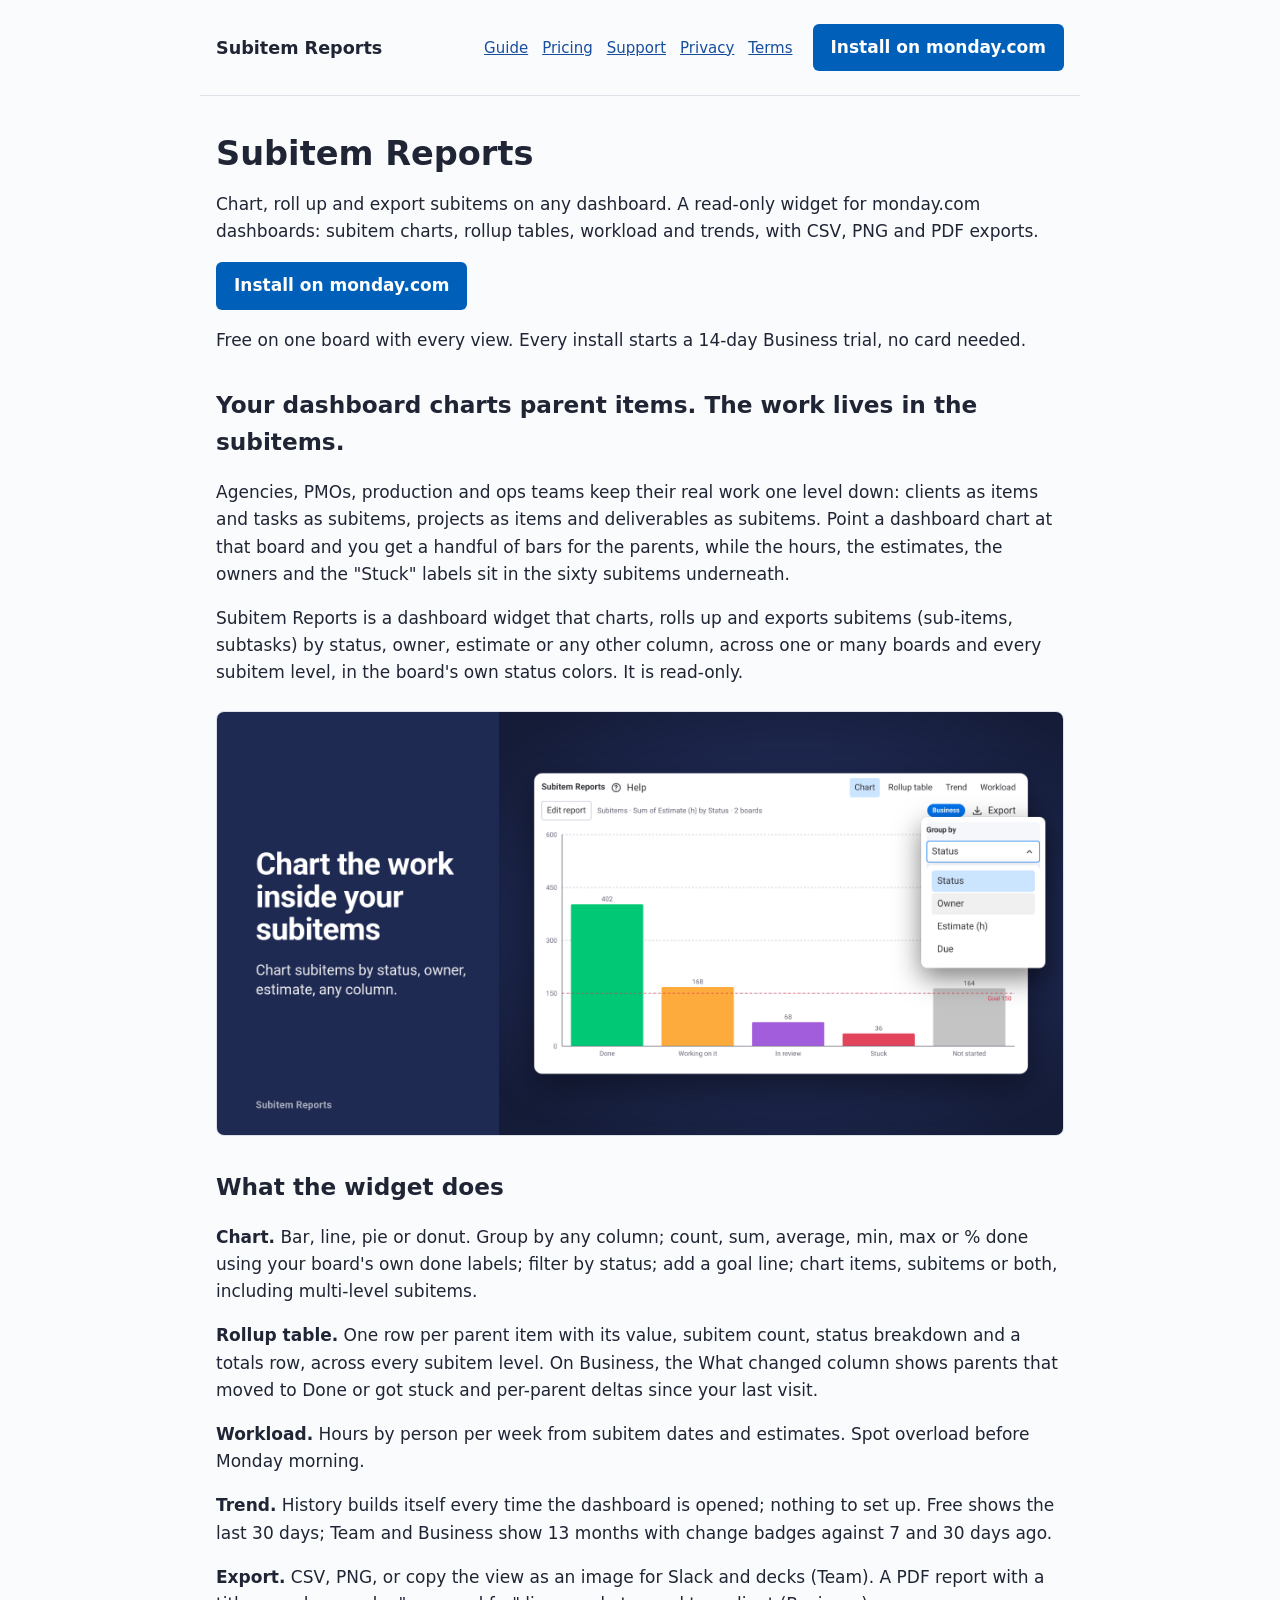
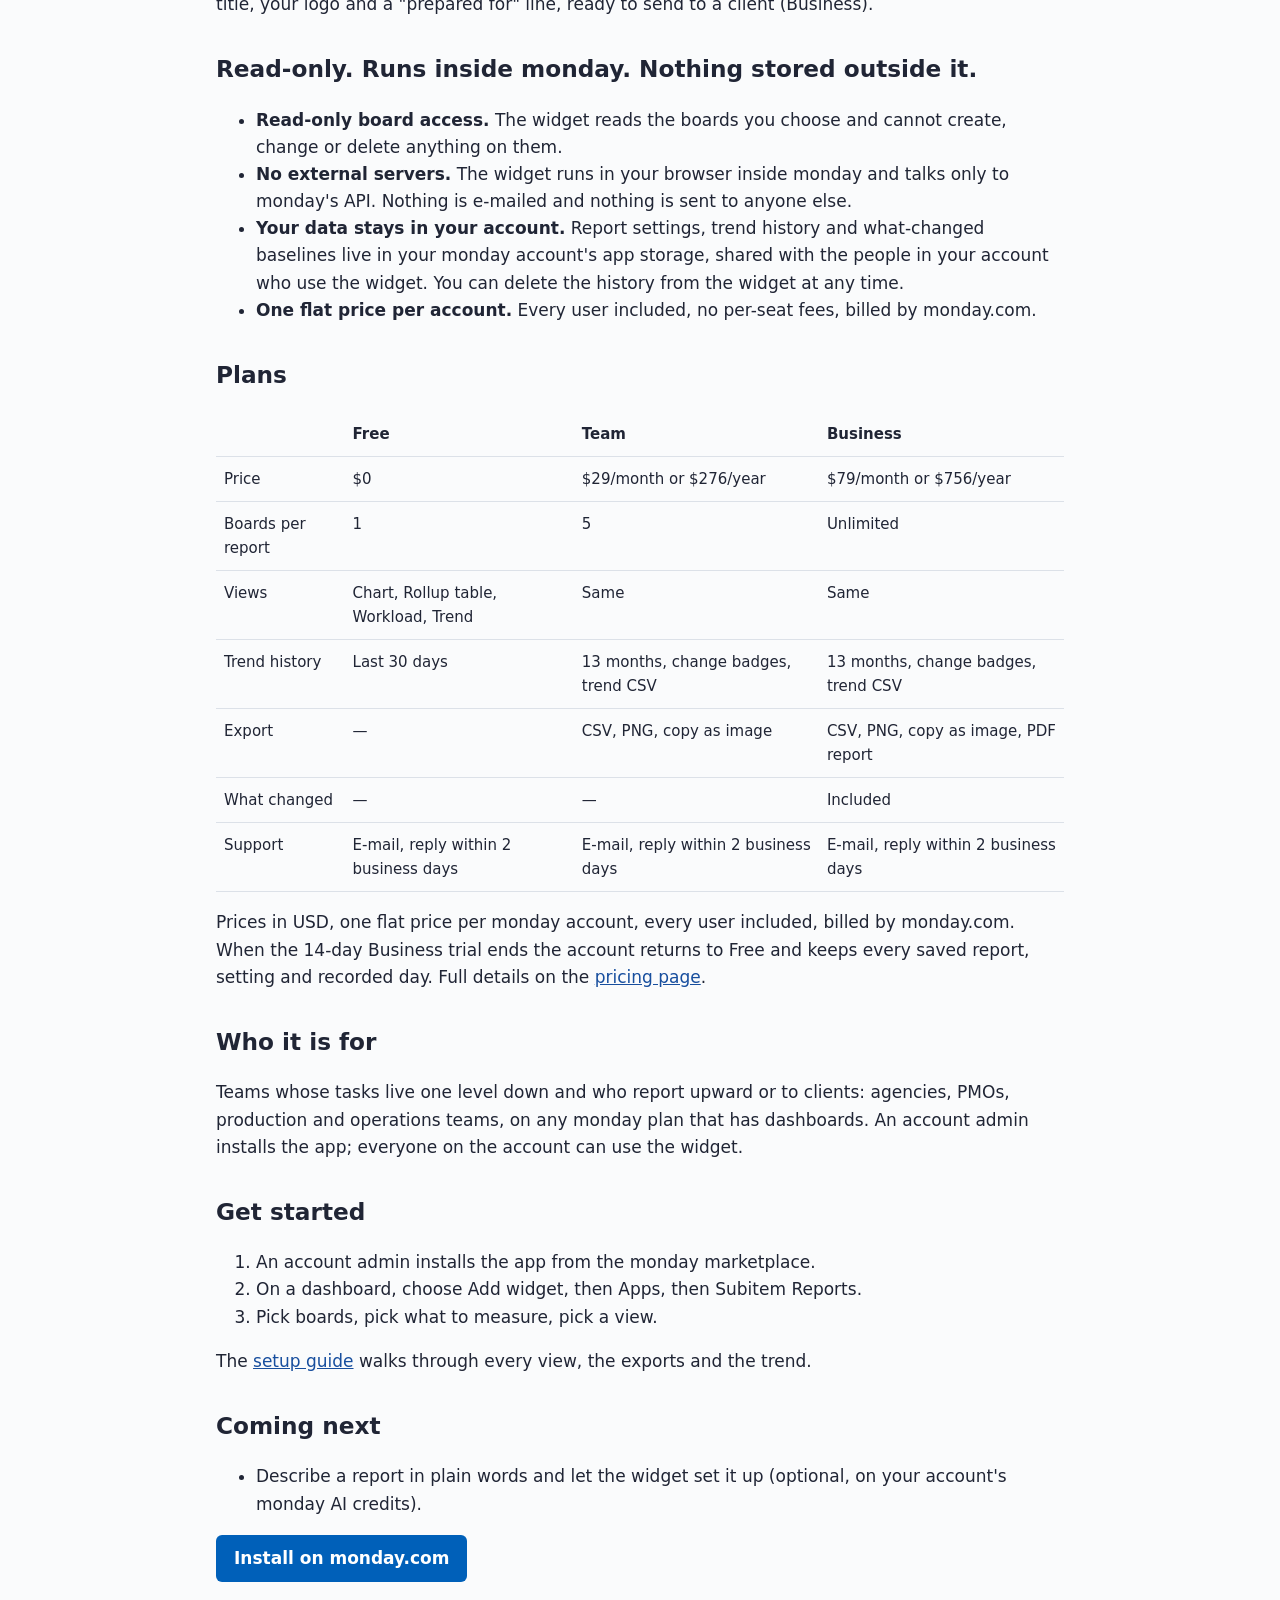
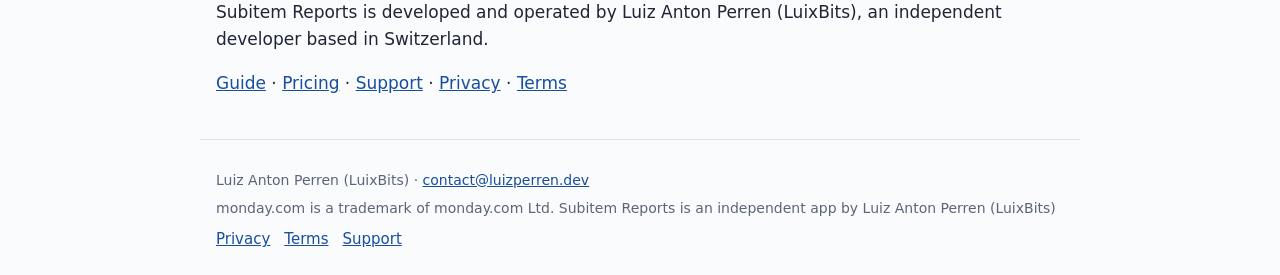
<file: index.html>
<!doctype html><html lang="en"><head><meta charset="utf-8"><meta name="viewport" content="width=device-width,initial-scale=1"><meta name="color-scheme" content="light dark"><title>Subitem Reports</title><meta name="description" content="Chart, roll up and export subitems on any dashboard. A read-only widget for monday.com dashboards: subitem charts, rollup tables, workload and trends, with C…"><link rel="canonical" href="https://luixbits-apps.github.io/subitem-reports/"><link rel="stylesheet" href="site.css"></head><body><header><a class="brand" href="index.html">Subitem Reports</a><nav aria-label="Site"><a href="guide.html">Guide</a><a href="pricing.html">Pricing</a><a href="support.html">Support</a><a href="privacy.html">Privacy</a><a href="terms.html">Terms</a></nav><a class="install" href="https://auth.monday.com/oauth2/authorize?client_id=cedfa1a307b24efcf7421f7d3e68b769&amp;response_type=install">Install on monday.com</a></header><main><h1>Subitem Reports</h1>
<p>Chart, roll up and export subitems on any dashboard. A read-only widget for monday.com dashboards: subitem charts, rollup tables, workload and trends, with CSV, PNG and PDF exports.</p>
<p><a class="install" href="https://auth.monday.com/oauth2/authorize?client_id=cedfa1a307b24efcf7421f7d3e68b769&amp;response_type=install">Install on monday.com</a></p>
<p>Free on one board with every view. Every install starts a 14-day Business trial, no card needed.</p>
<h2>Your dashboard charts parent items. The work lives in the subitems.</h2>
<p>Agencies, PMOs, production and ops teams keep their real work one level down: clients as items and tasks as subitems, projects as items and deliverables as subitems. Point a dashboard chart at that board and you get a handful of bars for the parents, while the hours, the estimates, the owners and the &quot;Stuck&quot; labels sit in the sixty subitems underneath.</p>
<p>Subitem Reports is a dashboard widget that charts, rolls up and exports subitems (sub-items, subtasks) by status, owner, estimate or any other column, across one or many boards and every subitem level, in the board&#39;s own status colors. It is read-only.</p>
<p><img src="guide-assets/gallery-1-chart-light.png" alt="A dashboard tile charting subitems by status in the board&#39;s own colors"></p>
<h2>What the widget does</h2>
<p><strong>Chart.</strong> Bar, line, pie or donut. Group by any column; count, sum, average, min, max or % done using your board&#39;s own done labels; filter by status; add a goal line; chart items, subitems or both, including multi-level subitems.</p>
<p><strong>Rollup table.</strong> One row per parent item with its value, subitem count, status breakdown and a totals row, across every subitem level. On Business, the What changed column shows parents that moved to Done or got stuck and per-parent deltas since your last visit.</p>
<p><strong>Workload.</strong> Hours by person per week from subitem dates and estimates. Spot overload before Monday morning.</p>
<p><strong>Trend.</strong> History builds itself every time the dashboard is opened; nothing to set up. Free shows the last 30 days; Team and Business show 13 months with change badges against 7 and 30 days ago.</p>
<p><strong>Export.</strong> CSV, PNG, or copy the view as an image for Slack and decks (Team). A PDF report with a title, your logo and a &quot;prepared for&quot; line, ready to send to a client (Business).</p>
<h2>Read-only. Runs inside monday. Nothing stored outside it.</h2>
<ul>
<li><strong>Read-only board access.</strong> The widget reads the boards you choose and cannot create, change or delete anything on them.</li>
<li><strong>No external servers.</strong> The widget runs in your browser inside monday and talks only to monday&#39;s API. Nothing is e-mailed and nothing is sent to anyone else.</li>
<li><strong>Your data stays in your account.</strong> Report settings, trend history and what-changed baselines live in your monday account&#39;s app storage, shared with the people in your account who use the widget. You can delete the history from the widget at any time.</li>
<li><strong>One flat price per account.</strong> Every user included, no per-seat fees, billed by monday.com.</li>
</ul>
<h2>Plans</h2>
<table>
<thead>
<tr>
<th></th>
<th>Free</th>
<th>Team</th>
<th>Business</th>
</tr>
</thead>
<tbody><tr>
<td>Price</td>
<td>$0</td>
<td>$29/month or $276/year</td>
<td>$79/month or $756/year</td>
</tr>
<tr>
<td>Boards per report</td>
<td>1</td>
<td>5</td>
<td>Unlimited</td>
</tr>
<tr>
<td>Views</td>
<td>Chart, Rollup table, Workload, Trend</td>
<td>Same</td>
<td>Same</td>
</tr>
<tr>
<td>Trend history</td>
<td>Last 30 days</td>
<td>13 months, change badges, trend CSV</td>
<td>13 months, change badges, trend CSV</td>
</tr>
<tr>
<td>Export</td>
<td>—</td>
<td>CSV, PNG, copy as image</td>
<td>CSV, PNG, copy as image, PDF report</td>
</tr>
<tr>
<td>What changed</td>
<td>—</td>
<td>—</td>
<td>Included</td>
</tr>
<tr>
<td>Support</td>
<td>E-mail, reply within 2 business days</td>
<td>E-mail, reply within 2 business days</td>
<td>E-mail, reply within 2 business days</td>
</tr>
</tbody></table>
<p>Prices in USD, one flat price per monday account, every user included, billed by monday.com. When the 14-day Business trial ends the account returns to Free and keeps every saved report, setting and recorded day. Full details on the <a href="pricing.html">pricing page</a>.</p>
<h2>Who it is for</h2>
<p>Teams whose tasks live one level down and who report upward or to clients: agencies, PMOs, production and operations teams, on any monday plan that has dashboards. An account admin installs the app; everyone on the account can use the widget.</p>
<h2>Get started</h2>
<ol>
<li>An account admin installs the app from the monday marketplace.</li>
<li>On a dashboard, choose Add widget, then Apps, then Subitem Reports.</li>
<li>Pick boards, pick what to measure, pick a view.</li>
</ol>
<p>The <a href="guide.html">setup guide</a> walks through every view, the exports and the trend.</p>
<h2>Coming next</h2>
<ul>
<li>Describe a report in plain words and let the widget set it up (optional, on your account&#39;s monday AI credits).</li>
</ul>
<p><a class="install" href="https://auth.monday.com/oauth2/authorize?client_id=cedfa1a307b24efcf7421f7d3e68b769&amp;response_type=install">Install on monday.com</a></p>
<p>Subitem Reports is developed and operated by Luiz Anton Perren (LuixBits), an independent developer based in Switzerland.</p>
<p><a href="guide.html">Guide</a> · <a href="pricing.html">Pricing</a> · <a href="support.html">Support</a> · <a href="privacy.html">Privacy</a> · <a href="terms.html">Terms</a></p>
</main><footer><p>Luiz Anton Perren (LuixBits) · <a href="mailto:contact@luizperren.dev">contact@luizperren.dev</a></p><p>monday.com is a trademark of monday.com Ltd. Subitem Reports is an independent app by Luiz Anton Perren (LuixBits)</p><nav aria-label="Legal"><a href="privacy.html">Privacy</a><a href="terms.html">Terms</a><a href="support.html">Support</a></nav></footer></body></html>
</file>
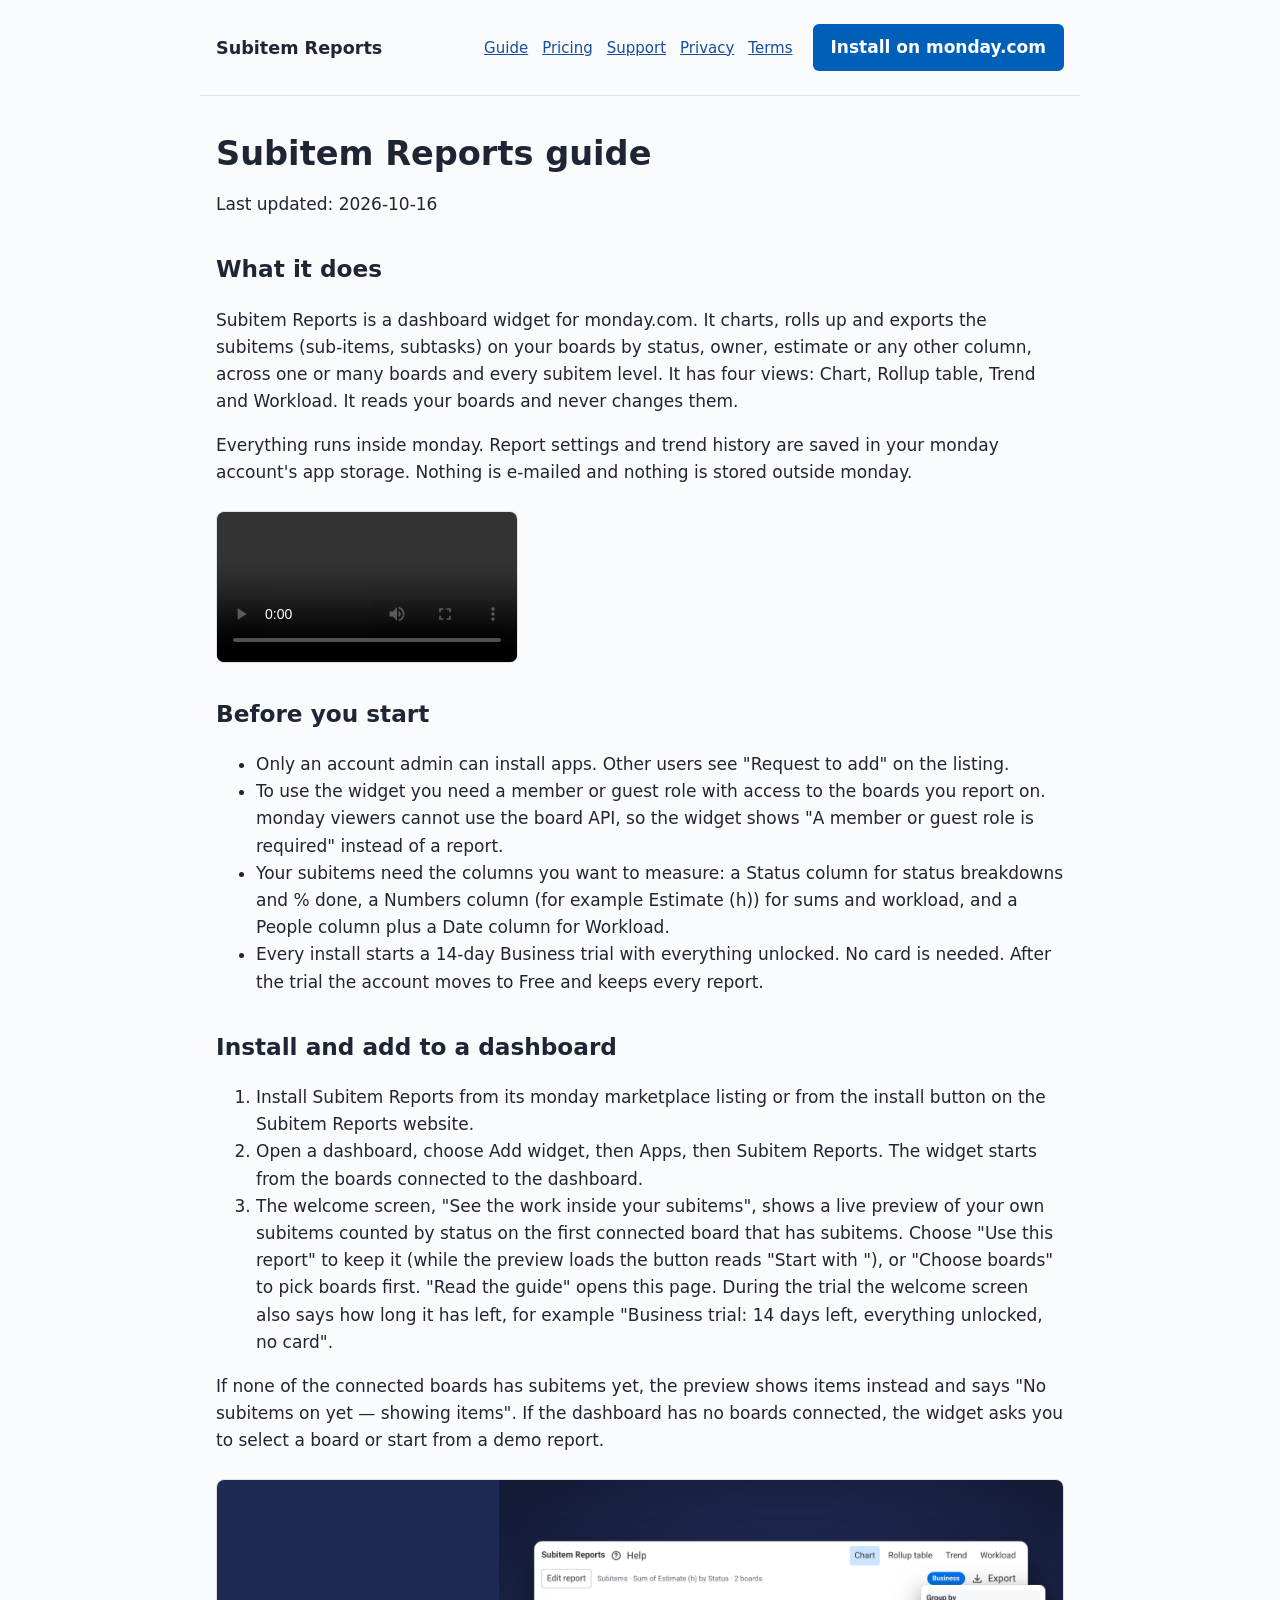
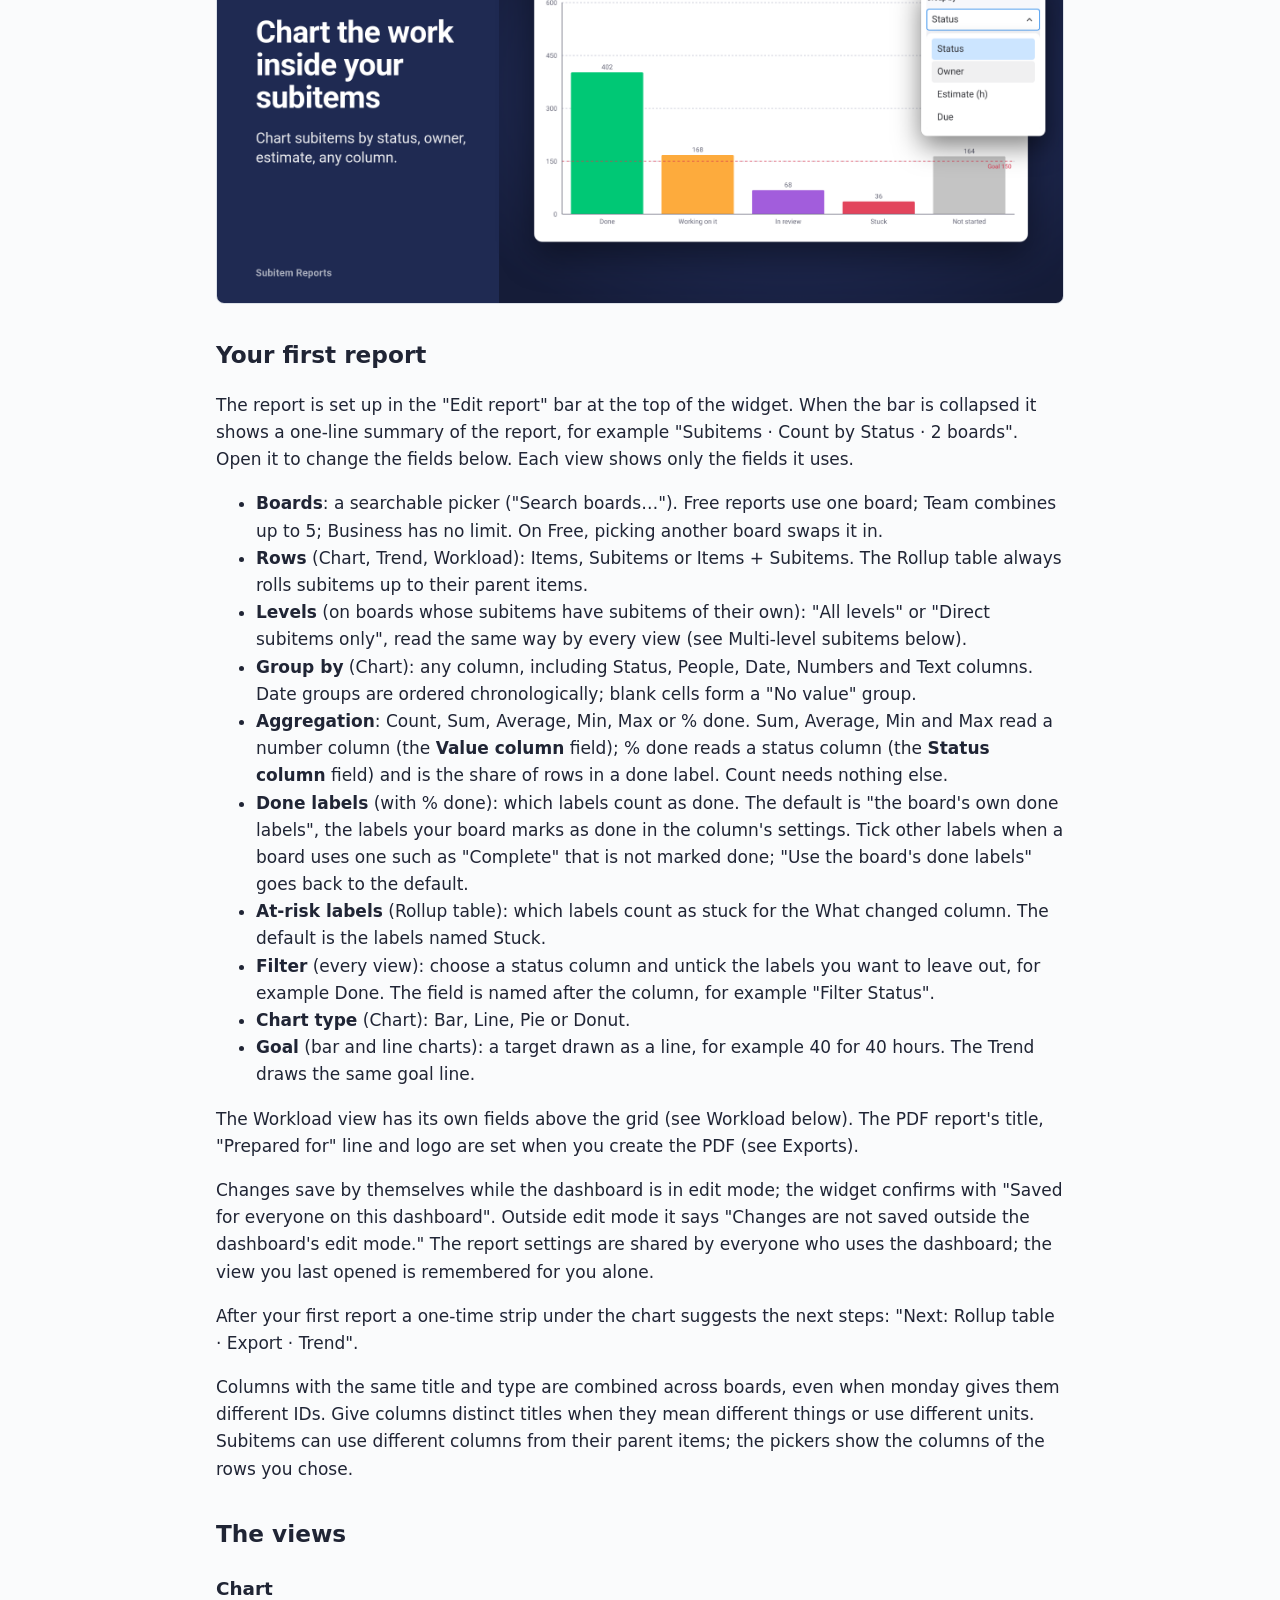
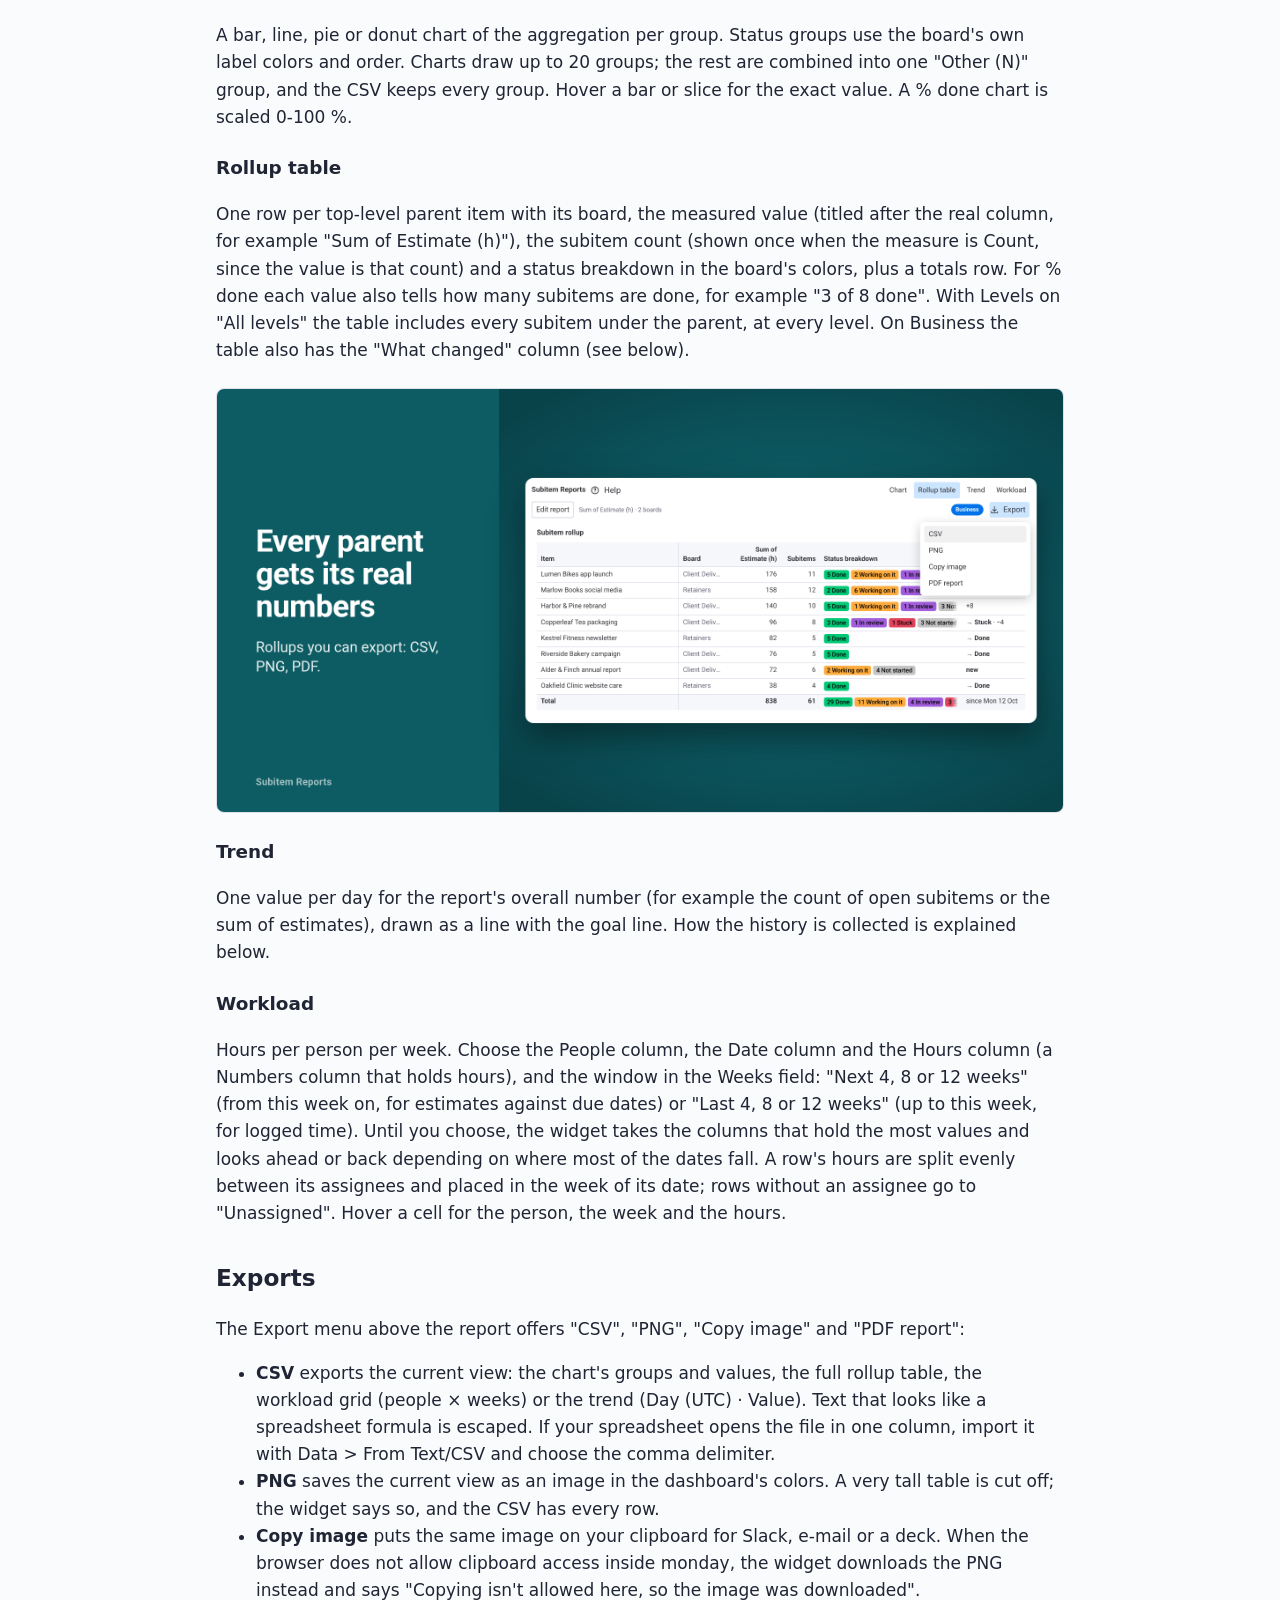
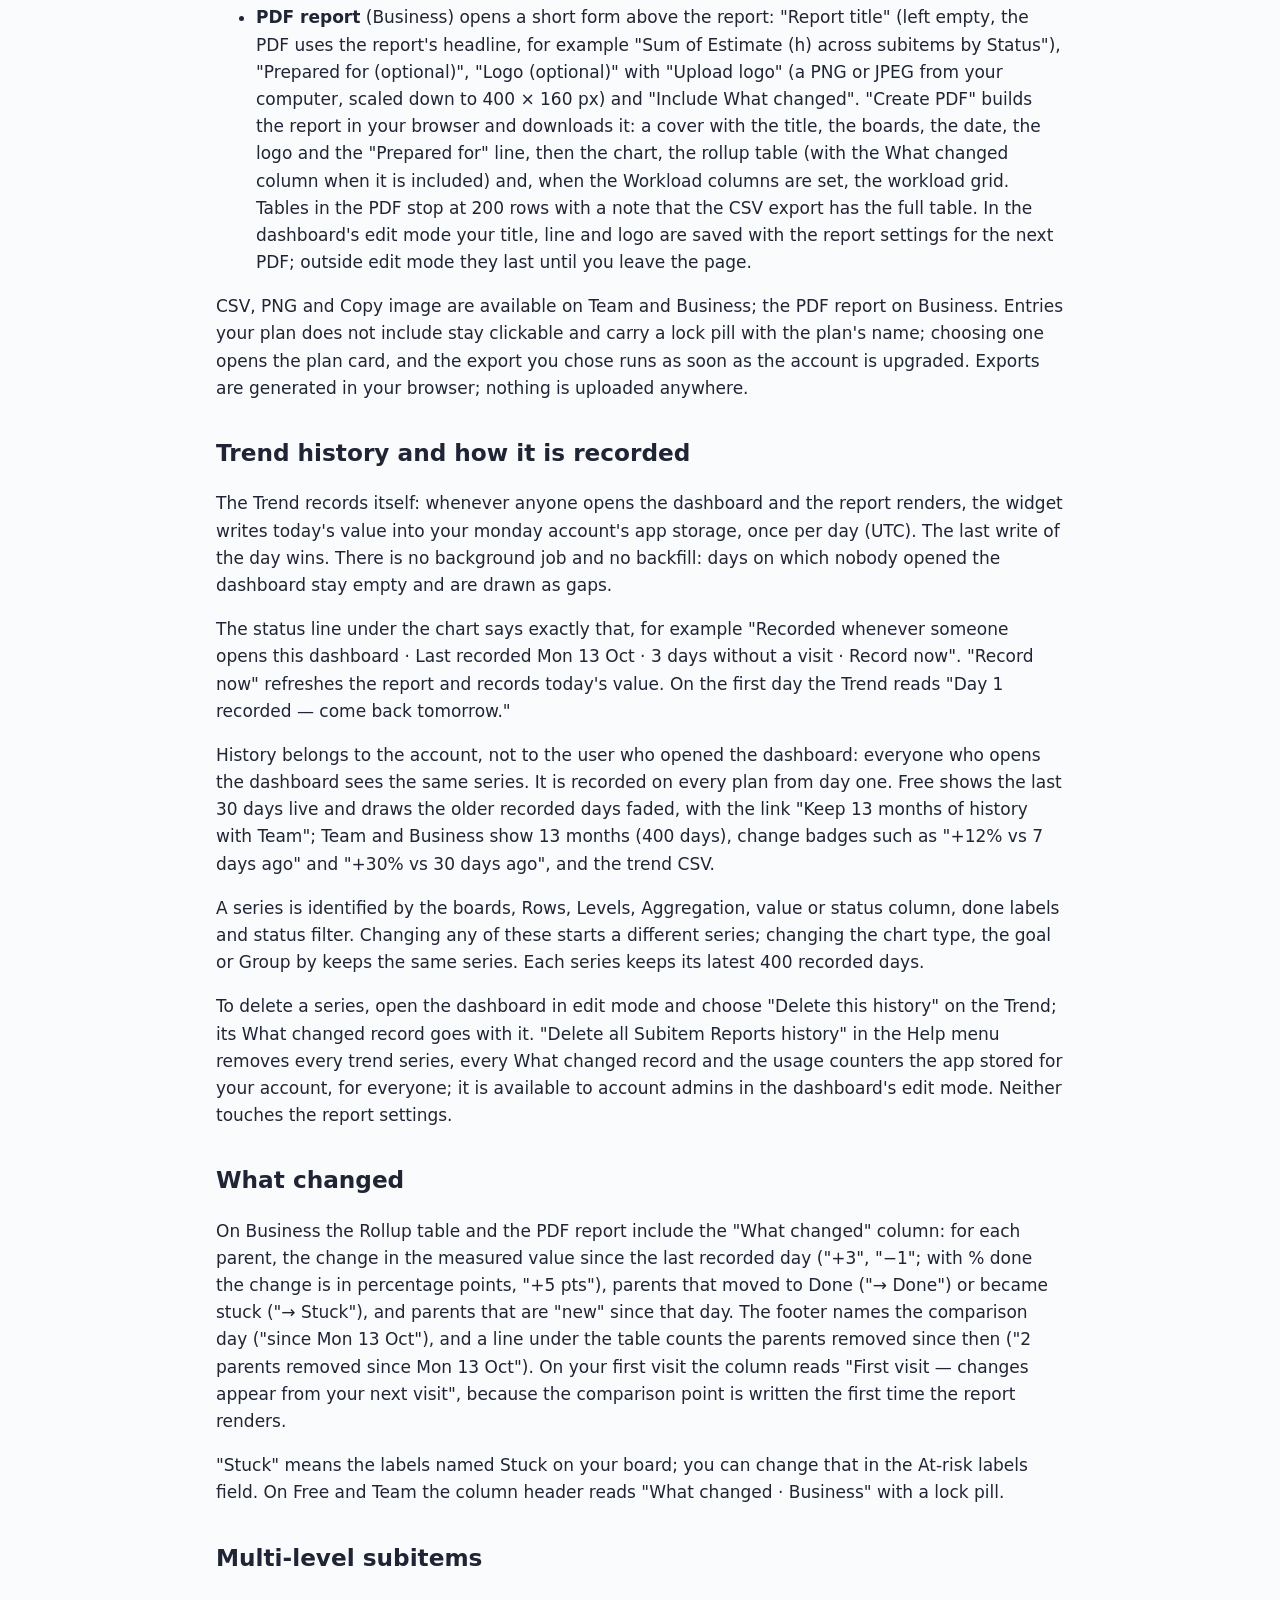
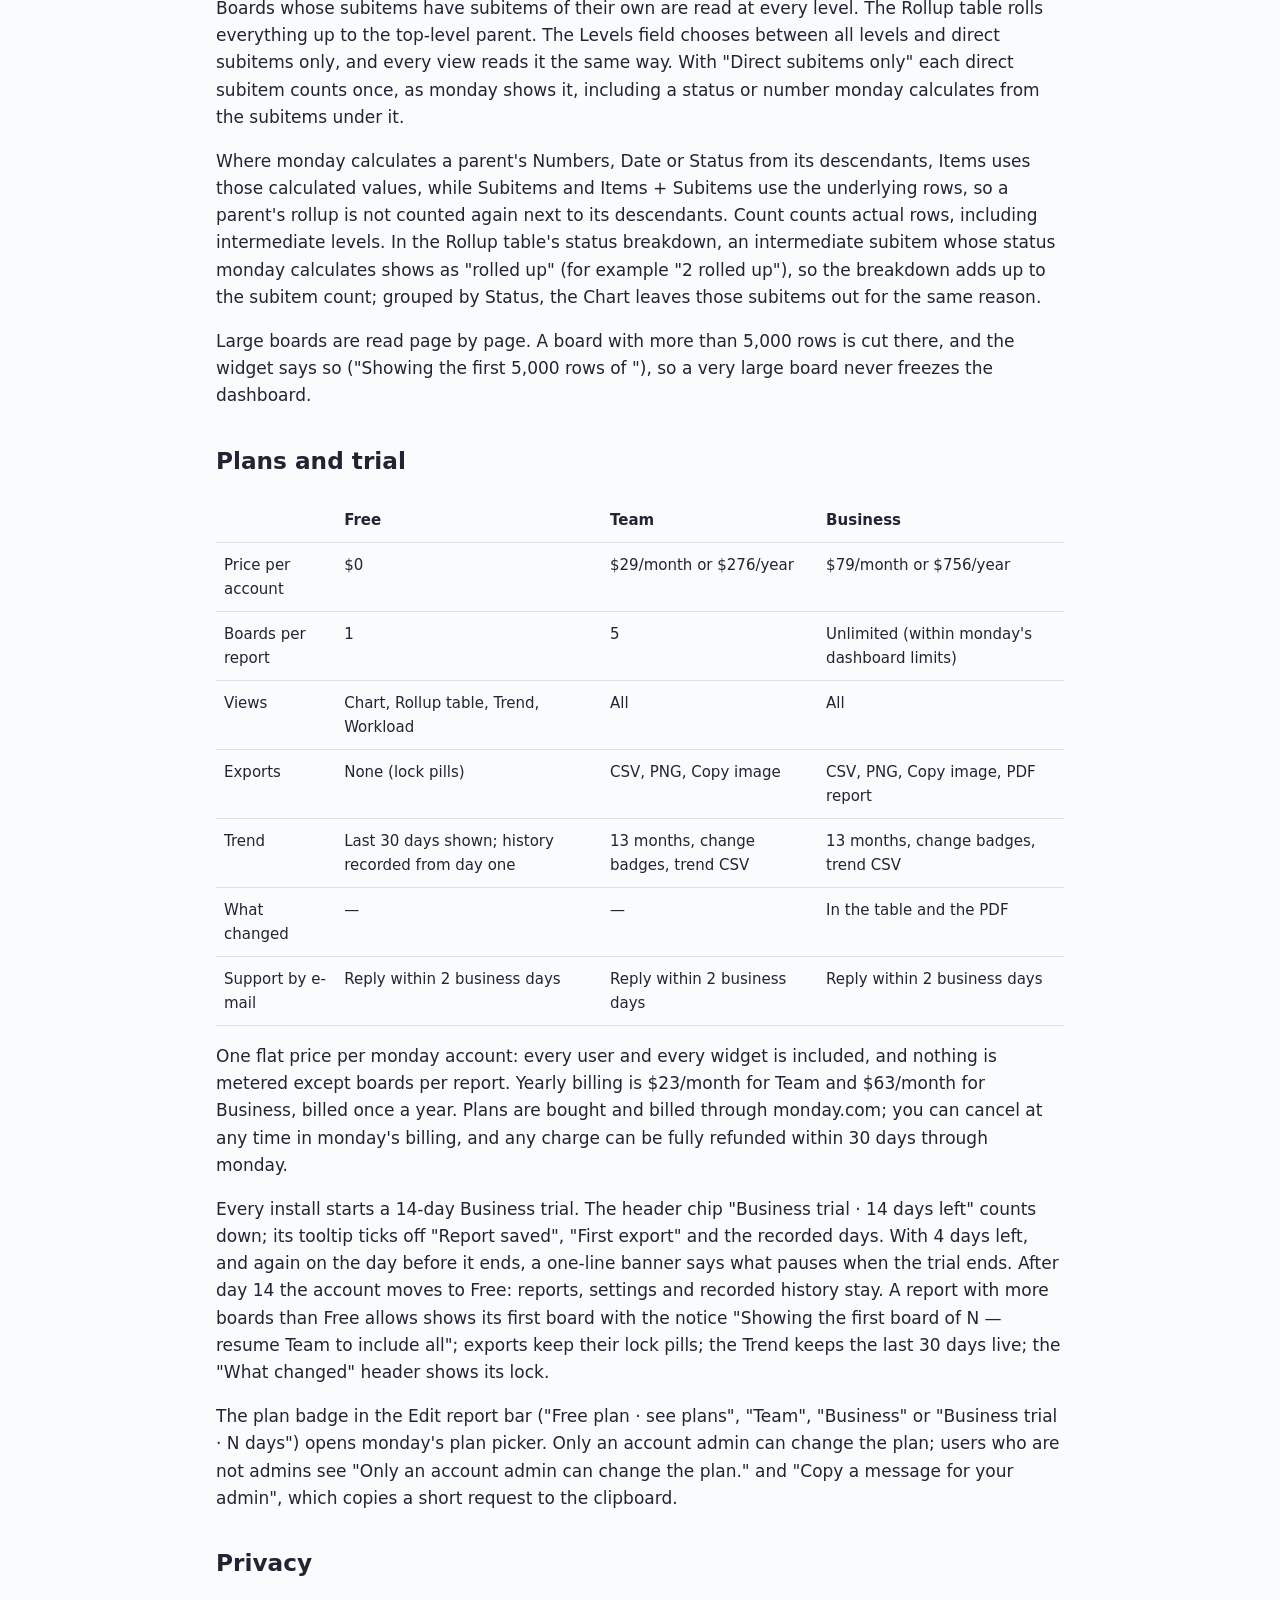
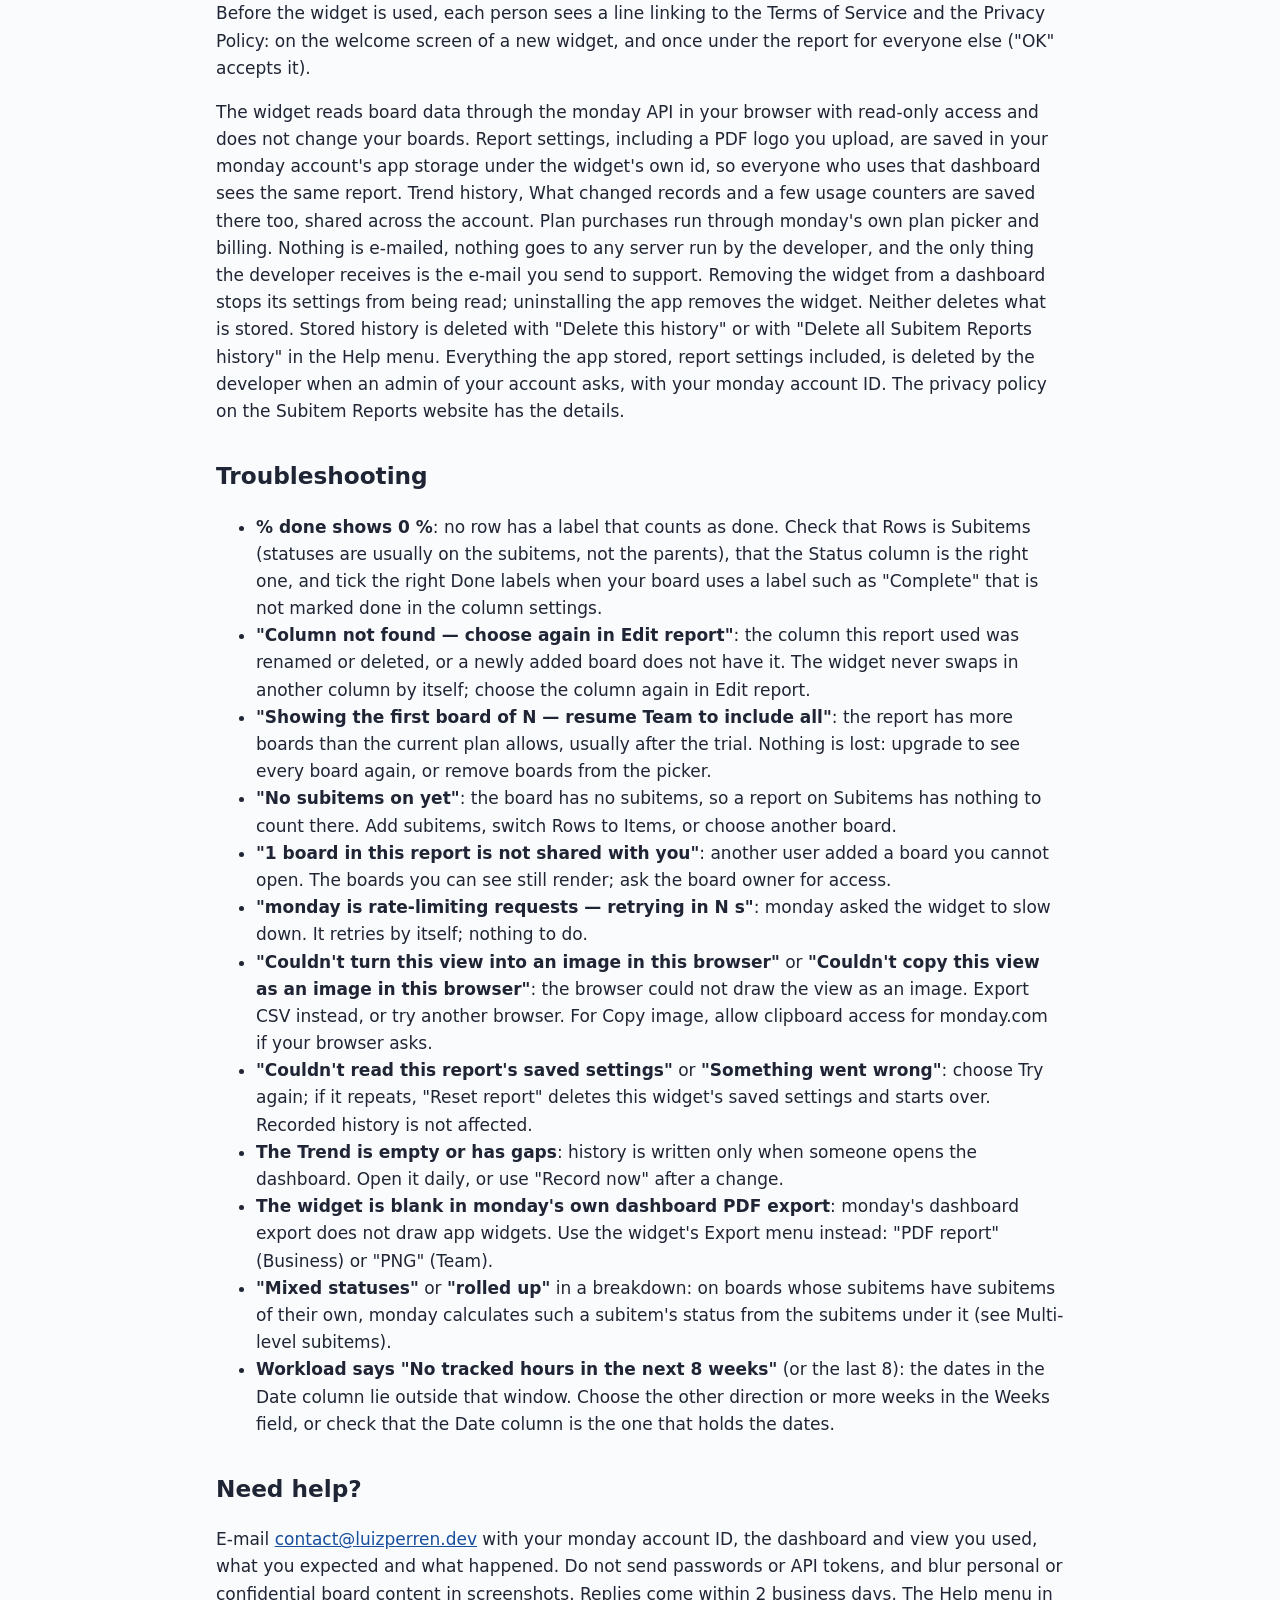
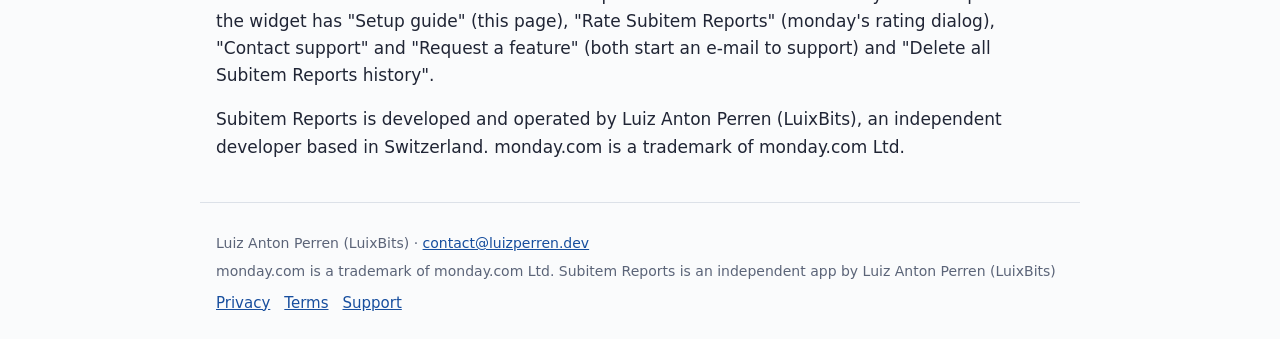
<file: guide.html>
<!doctype html><html lang="en"><head><meta charset="utf-8"><meta name="viewport" content="width=device-width,initial-scale=1"><meta name="color-scheme" content="light dark"><title>Subitem Reports guide</title><meta name="description" content="Subitem Reports is a dashboard widget for monday.com. It charts, rolls up and exports the subitems (sub-items, subtasks) on your boards by status, owner, est…"><link rel="canonical" href="https://luixbits-apps.github.io/subitem-reports/guide.html"><link rel="stylesheet" href="site.css"></head><body><header><a class="brand" href="index.html">Subitem Reports</a><nav aria-label="Site"><a href="guide.html">Guide</a><a href="pricing.html">Pricing</a><a href="support.html">Support</a><a href="privacy.html">Privacy</a><a href="terms.html">Terms</a></nav><a class="install" href="https://auth.monday.com/oauth2/authorize?client_id=cedfa1a307b24efcf7421f7d3e68b769&amp;response_type=install">Install on monday.com</a></header><main><h1>Subitem Reports guide</h1>
<p>Last updated: 2026-10-16</p>
<h2>What it does</h2>
<p>Subitem Reports is a dashboard widget for monday.com. It charts, rolls up and
exports the subitems (sub-items, subtasks) on your boards by status, owner,
estimate or any other column, across one or many boards and every subitem
level. It has four views: Chart, Rollup table, Trend and Workload. It reads
your boards and never changes them.</p>
<p>Everything runs inside monday. Report settings and trend history are saved
in your monday account&#39;s app storage. Nothing is e-mailed and nothing is
stored outside monday.</p>
<p><video controls preload="metadata" aria-label="55-second overview of Subitem Reports" src="guide-assets/demo-55s.mp4">Your browser does not support embedded video. The steps below cover the same workflow.</video></p>
<h2>Before you start</h2>
<ul>
<li>Only an account admin can install apps. Other users see &quot;Request to add&quot; on
the listing.</li>
<li>To use the widget you need a member or guest role with access to the boards
you report on. monday viewers cannot use the board API, so the widget shows
&quot;A member or guest role is required&quot; instead of a report.</li>
<li>Your subitems need the columns you want to measure: a Status column for
status breakdowns and % done, a Numbers column (for example Estimate (h))
for sums and workload, and a People column plus a Date column for Workload.</li>
<li>Every install starts a 14-day Business trial with everything unlocked. No
card is needed. After the trial the account moves to Free and keeps every
report.</li>
</ul>
<h2>Install and add to a dashboard</h2>
<ol>
<li>Install Subitem Reports from its monday marketplace listing or from the
install button on the Subitem Reports website.</li>
<li>Open a dashboard, choose Add widget, then Apps, then Subitem Reports. The
widget starts from the boards connected to the dashboard.</li>
<li>The welcome screen, &quot;See the work inside your subitems&quot;, shows a live
preview of your own subitems counted by status on the first connected
board that has subitems. Choose &quot;Use this report&quot; to keep it (while the
preview loads the button reads &quot;Start with <board name>&quot;), or &quot;Choose
boards&quot; to pick boards first. &quot;Read the guide&quot; opens this page. During
the trial the welcome screen also says how long it has left, for example
&quot;Business trial: 14 days left, everything unlocked, no card&quot;.</li>
</ol>
<p>If none of the connected boards has subitems yet, the preview shows items
instead and says &quot;No subitems on <board> yet — showing items&quot;. If the
dashboard has no boards connected, the widget asks you to select a board or
start from a demo report.</p>
<p><img src="guide-assets/gallery-1-chart-light.png" alt="Example chart of subitem totals by status"></p>
<h2>Your first report</h2>
<p>The report is set up in the &quot;Edit report&quot; bar at the top of the widget. When
the bar is collapsed it shows a one-line summary of the report, for example
&quot;Subitems · Count by Status · 2 boards&quot;. Open it to change the fields below.
Each view shows only the fields it uses.</p>
<ul>
<li><strong>Boards</strong>: a searchable picker (&quot;Search boards…&quot;). Free reports use one
board; Team combines up to 5; Business has no limit. On Free, picking
another board swaps it in.</li>
<li><strong>Rows</strong> (Chart, Trend, Workload): Items, Subitems or Items + Subitems. The
Rollup table always rolls subitems up to their parent items.</li>
<li><strong>Levels</strong> (on boards whose subitems have subitems of their own): &quot;All
levels&quot; or &quot;Direct subitems only&quot;, read the same way by every view (see
Multi-level subitems below).</li>
<li><strong>Group by</strong> (Chart): any column, including Status, People, Date, Numbers
and Text columns. Date groups are ordered chronologically; blank cells form
a &quot;No value&quot; group.</li>
<li><strong>Aggregation</strong>: Count, Sum, Average, Min, Max or % done. Sum, Average, Min
and Max read a number column (the <strong>Value column</strong> field); % done reads a
status column (the <strong>Status column</strong> field) and is the share of rows in a
done label. Count needs nothing else.</li>
<li><strong>Done labels</strong> (with % done): which labels count as done. The default is
&quot;the board&#39;s own done labels&quot;, the labels your board marks as done in the
column&#39;s settings. Tick other labels when a board uses one such as
&quot;Complete&quot; that is not marked done; &quot;Use the board&#39;s done labels&quot; goes back
to the default.</li>
<li><strong>At-risk labels</strong> (Rollup table): which labels count as stuck for the What
changed column. The default is the labels named Stuck.</li>
<li><strong>Filter</strong> (every view): choose a status column and untick the labels you
want to leave out, for example Done. The field is named after the column,
for example &quot;Filter Status&quot;.</li>
<li><strong>Chart type</strong> (Chart): Bar, Line, Pie or Donut.</li>
<li><strong>Goal</strong> (bar and line charts): a target drawn as a line, for example 40
for 40 hours. The Trend draws the same goal line.</li>
</ul>
<p>The Workload view has its own fields above the grid (see Workload below).
The PDF report&#39;s title, &quot;Prepared for&quot; line and logo are set when you create
the PDF (see Exports).</p>
<p>Changes save by themselves while the dashboard is in edit mode; the widget
confirms with &quot;Saved for everyone on this dashboard&quot;. Outside edit mode it
says &quot;Changes are not saved outside the dashboard&#39;s edit mode.&quot; The report
settings are shared by everyone who uses the dashboard; the view you last
opened is remembered for you alone.</p>
<p>After your first report a one-time strip under the chart suggests the next
steps: &quot;Next: Rollup table · Export · Trend&quot;.</p>
<p>Columns with the same title and type are combined across boards, even when
monday gives them different IDs. Give columns distinct titles when they mean
different things or use different units. Subitems can use different columns
from their parent items; the pickers show the columns of the rows you chose.</p>
<h2>The views</h2>
<h3>Chart</h3>
<p>A bar, line, pie or donut chart of the aggregation per group. Status groups
use the board&#39;s own label colors and order. Charts draw up to 20 groups; the
rest are combined into one &quot;Other (N)&quot; group, and the CSV keeps every group.
Hover a bar or slice for the exact value. A % done chart is scaled 0-100 %.</p>
<h3>Rollup table</h3>
<p>One row per top-level parent item with its board, the measured value (titled
after the real column, for example &quot;Sum of Estimate (h)&quot;), the subitem count
(shown once when the measure is Count, since the value is that count) and a
status breakdown in the board&#39;s colors, plus a totals row. For % done
each value also tells how many subitems are done, for example &quot;3 of 8 done&quot;.
With Levels on &quot;All levels&quot; the table includes every subitem under the
parent, at every level. On Business the table also has the &quot;What changed&quot;
column (see below).</p>
<p><img src="guide-assets/gallery-3-rollup.png" alt="Parent rollup with subitem totals and completion"></p>
<h3>Trend</h3>
<p>One value per day for the report&#39;s overall number (for example the count of
open subitems or the sum of estimates), drawn as a line with the goal line.
How the history is collected is explained below.</p>
<h3>Workload</h3>
<p>Hours per person per week. Choose the People column, the Date column and the
Hours column (a Numbers column that holds hours), and the window in the Weeks
field: &quot;Next 4, 8 or 12 weeks&quot; (from this week on, for estimates against due
dates) or &quot;Last 4, 8 or 12 weeks&quot; (up to this week, for logged time). Until
you choose, the widget takes the columns that hold the most values and looks
ahead or back depending on where most of the dates fall. A row&#39;s hours are
split evenly between its assignees and placed in the week of its date; rows
without an assignee go to &quot;Unassigned&quot;. Hover a cell for the person, the week
and the hours.</p>
<h2>Exports</h2>
<p>The Export menu above the report offers &quot;CSV&quot;, &quot;PNG&quot;, &quot;Copy image&quot; and &quot;PDF
report&quot;:</p>
<ul>
<li><strong>CSV</strong> exports the current view: the chart&#39;s groups and values, the full
rollup table, the workload grid (people × weeks) or the trend (Day (UTC) ·
Value). Text that looks like a spreadsheet formula is escaped. If your
spreadsheet opens the file in one column, import it with Data &gt; From
Text/CSV and choose the comma delimiter.</li>
<li><strong>PNG</strong> saves the current view as an image in the dashboard&#39;s colors. A
very tall table is cut off; the widget says so, and the CSV has every row.</li>
<li><strong>Copy image</strong> puts the same image on your clipboard for Slack, e-mail or a
deck. When the browser does not allow clipboard access inside monday, the
widget downloads the PNG instead and says &quot;Copying isn&#39;t allowed here, so
the image was downloaded&quot;.</li>
<li><strong>PDF report</strong> (Business) opens a short form above the report: &quot;Report
title&quot; (left empty, the PDF uses the report&#39;s headline, for example &quot;Sum of
Estimate (h) across subitems by Status&quot;), &quot;Prepared for (optional)&quot;,
&quot;Logo (optional)&quot; with &quot;Upload logo&quot; (a PNG or JPEG from your computer,
scaled down to 400 × 160 px) and &quot;Include What changed&quot;. &quot;Create PDF&quot; builds
the report in your browser and downloads it: a cover with the title, the
boards, the date, the logo and the &quot;Prepared for&quot; line, then the chart, the
rollup table (with the What changed column when it is included) and, when
the Workload columns are set, the workload grid. Tables in the PDF stop at
200 rows with a note that the CSV export has the full table. In the
dashboard&#39;s edit mode your title, line and logo are saved with the report
settings for the next PDF; outside edit mode they last until you leave the
page.</li>
</ul>
<p>CSV, PNG and Copy image are available on Team and Business; the PDF report
on Business. Entries your plan does not include stay clickable and carry a
lock pill with the plan&#39;s name; choosing one opens the plan card, and the
export you chose runs as soon as the account is upgraded. Exports are
generated in your browser; nothing is uploaded anywhere.</p>
<h2>Trend history and how it is recorded</h2>
<p>The Trend records itself: whenever anyone opens the dashboard and the report
renders, the widget writes today&#39;s value into your monday account&#39;s app
storage, once per day (UTC). The last write of the day wins. There is no
background job and no backfill: days on which nobody opened the dashboard stay
empty and are drawn as gaps.</p>
<p>The status line under the chart says exactly that, for example &quot;Recorded
whenever someone opens this dashboard · Last recorded Mon 13 Oct · 3 days
without a visit · Record now&quot;. &quot;Record now&quot; refreshes the report and records
today&#39;s value. On the first day the Trend reads &quot;Day 1 recorded — come back
tomorrow.&quot;</p>
<p>History belongs to the account, not to the user who opened the dashboard:
everyone who opens the dashboard sees the same series. It is recorded on
every plan from day one. Free shows the last 30 days live and draws the older
recorded days faded, with the link &quot;Keep 13 months of history with Team&quot;;
Team and Business show 13 months (400 days), change badges such as &quot;+12% vs
7 days ago&quot; and &quot;+30% vs 30 days ago&quot;, and the trend CSV.</p>
<p>A series is identified by the boards, Rows, Levels, Aggregation, value or
status column, done labels and status filter. Changing any of these starts a
different series; changing the chart type, the goal or Group by keeps the
same series. Each series keeps its latest 400 recorded days.</p>
<p>To delete a series, open the dashboard in edit mode and choose &quot;Delete this
history&quot; on the Trend; its What changed record goes with it. &quot;Delete all
Subitem Reports history&quot; in the Help menu removes every trend series, every
What changed record and the usage counters the app stored for your account,
for everyone; it is available to account admins in the dashboard&#39;s edit
mode. Neither touches the report settings.</p>
<h2>What changed</h2>
<p>On Business the Rollup table and the PDF report include the &quot;What changed&quot;
column: for each parent, the change in the measured value since the last
recorded day (&quot;+3&quot;, &quot;−1&quot;; with % done the change is in percentage points,
&quot;+5 pts&quot;), parents that moved to Done (&quot;→ Done&quot;) or became stuck (&quot;→ Stuck&quot;),
and parents that are &quot;new&quot; since that day. The footer names the comparison
day (&quot;since Mon 13 Oct&quot;), and a line under the table counts the parents
removed since then (&quot;2 parents removed since Mon 13 Oct&quot;). On your first
visit the column reads &quot;First visit — changes appear from your next visit&quot;,
because the comparison point is written the first time the report renders.</p>
<p>&quot;Stuck&quot; means the labels named Stuck on your board; you can change that in
the At-risk labels field. On Free and Team the column header reads &quot;What
changed · Business&quot; with a lock pill.</p>
<h2>Multi-level subitems</h2>
<p>Boards whose subitems have subitems of their own are read at every level.
The Rollup table rolls everything up to the top-level parent. The Levels
field chooses between all levels and direct subitems only, and every view
reads it the same way. With &quot;Direct subitems only&quot; each direct subitem counts
once, as monday shows it, including a status or number monday calculates
from the subitems under it.</p>
<p>Where monday calculates a parent&#39;s Numbers, Date or Status from its
descendants, Items uses those calculated values, while Subitems and Items +
Subitems use the underlying rows, so a parent&#39;s rollup is not counted again
next to its descendants. Count counts actual rows, including intermediate
levels. In the Rollup table&#39;s status breakdown, an intermediate subitem whose
status monday calculates shows as &quot;rolled up&quot; (for example &quot;2 rolled up&quot;), so
the breakdown adds up to the subitem count; grouped by Status, the Chart
leaves those subitems out for the same reason.</p>
<p>Large boards are read page by page. A board with more than 5,000 rows is cut
there, and the widget says so (&quot;Showing the first 5,000 rows of <board>&quot;), so
a very large board never freezes the dashboard.</p>
<h2>Plans and trial</h2>
<table>
<thead>
<tr>
<th></th>
<th>Free</th>
<th>Team</th>
<th>Business</th>
</tr>
</thead>
<tbody><tr>
<td>Price per account</td>
<td>$0</td>
<td>$29/month or $276/year</td>
<td>$79/month or $756/year</td>
</tr>
<tr>
<td>Boards per report</td>
<td>1</td>
<td>5</td>
<td>Unlimited (within monday&#39;s dashboard limits)</td>
</tr>
<tr>
<td>Views</td>
<td>Chart, Rollup table, Trend, Workload</td>
<td>All</td>
<td>All</td>
</tr>
<tr>
<td>Exports</td>
<td>None (lock pills)</td>
<td>CSV, PNG, Copy image</td>
<td>CSV, PNG, Copy image, PDF report</td>
</tr>
<tr>
<td>Trend</td>
<td>Last 30 days shown; history recorded from day one</td>
<td>13 months, change badges, trend CSV</td>
<td>13 months, change badges, trend CSV</td>
</tr>
<tr>
<td>What changed</td>
<td>—</td>
<td>—</td>
<td>In the table and the PDF</td>
</tr>
<tr>
<td>Support by e-mail</td>
<td>Reply within 2 business days</td>
<td>Reply within 2 business days</td>
<td>Reply within 2 business days</td>
</tr>
</tbody></table>
<p>One flat price per monday account: every user and every widget is included,
and nothing is metered except boards per report. Yearly billing is $23/month
for Team and $63/month for Business, billed once a year. Plans are bought and
billed through monday.com; you can cancel at any time in monday&#39;s billing, and
any charge can be fully refunded within 30 days through monday.</p>
<p>Every install starts a 14-day Business trial. The header chip &quot;Business trial
· 14 days left&quot; counts down; its tooltip ticks off &quot;Report saved&quot;, &quot;First
export&quot; and the recorded days. With 4 days left, and again on the day before
it ends, a one-line banner says what pauses when the trial ends. After day 14
the account moves to Free: reports, settings and recorded history stay. A
report with more boards than Free allows shows its first board with the
notice &quot;Showing the first board of N — resume Team to include all&quot;; exports
keep their lock pills; the Trend keeps the last 30 days live; the &quot;What
changed&quot; header shows its lock.</p>
<p>The plan badge in the Edit report bar (&quot;Free plan · see plans&quot;, &quot;Team&quot;,
&quot;Business&quot; or &quot;Business trial · N days&quot;) opens monday&#39;s plan picker. Only an
account admin can change the plan; users who are not admins see &quot;Only an
account admin can change the plan.&quot; and &quot;Copy a message for your admin&quot;,
which copies a short request to the clipboard.</p>
<h2>Privacy</h2>
<p>Before the widget is used, each person sees a line linking to the Terms of
Service and the Privacy Policy: on the welcome screen of a new widget, and
once under the report for everyone else (&quot;OK&quot; accepts it).</p>
<p>The widget reads board data through the monday API in your browser with
read-only access and does not change your boards. Report settings, including
a PDF logo you upload, are saved in your monday account&#39;s app storage under
the widget&#39;s own id, so everyone who uses that dashboard sees the same
report. Trend history, What changed records and a few usage counters are
saved there too, shared across the account. Plan purchases run through
monday&#39;s own plan picker and billing.
Nothing is e-mailed, nothing goes to any server run by the developer, and
the only thing the developer receives is the e-mail you send to support.
Removing the widget from a dashboard stops its settings from being read;
uninstalling the app removes the widget. Neither deletes what is stored.
Stored history is deleted with &quot;Delete this history&quot; or with &quot;Delete all
Subitem Reports history&quot; in the Help menu. Everything the app stored, report
settings included, is deleted by the developer when an admin of your account
asks, with your monday account ID. The privacy policy on the Subitem Reports
website has the details.</p>
<h2>Troubleshooting</h2>
<ul>
<li><strong>% done shows 0 %</strong>: no row has a label that counts as done. Check that
Rows is Subitems (statuses are usually on the subitems, not the parents),
that the Status column is the right one, and tick the right Done labels
when your board uses a label such as &quot;Complete&quot; that is not marked done in
the column settings.</li>
<li><strong>&quot;Column not found — choose again in Edit report&quot;</strong>: the column this
report used was renamed or deleted, or a newly added board does not have
it. The widget never swaps in another column by itself; choose the column
again in Edit report.</li>
<li><strong>&quot;Showing the first board of N — resume Team to include all&quot;</strong>: the report
has more boards than the current plan allows, usually after the trial.
Nothing is lost: upgrade to see every board again, or remove boards from
the picker.</li>
<li><strong>&quot;No subitems on <board> yet&quot;</strong>: the board has no subitems, so a report on
Subitems has nothing to count there. Add subitems, switch Rows to Items, or
choose another board.</li>
<li><strong>&quot;1 board in this report is not shared with you&quot;</strong>: another user added a
board you cannot open. The boards you can see still render; ask the board
owner for access.</li>
<li><strong>&quot;monday is rate-limiting requests — retrying in N s&quot;</strong>: monday asked the
widget to slow down. It retries by itself; nothing to do.</li>
<li><strong>&quot;Couldn&#39;t turn this view into an image in this browser&quot;</strong> or <strong>&quot;Couldn&#39;t
copy this view as an image in this browser&quot;</strong>: the browser could not draw
the view as an image. Export CSV instead, or try another browser. For Copy
image, allow clipboard access for monday.com if your browser asks.</li>
<li><strong>&quot;Couldn&#39;t read this report&#39;s saved settings&quot;</strong> or <strong>&quot;Something went
wrong&quot;</strong>: choose Try again; if it repeats, &quot;Reset report&quot; deletes this
widget&#39;s saved settings and starts over. Recorded history is not affected.</li>
<li><strong>The Trend is empty or has gaps</strong>: history is written only when someone
opens the dashboard. Open it daily, or use &quot;Record now&quot; after a change.</li>
<li><strong>The widget is blank in monday&#39;s own dashboard PDF export</strong>: monday&#39;s
dashboard export does not draw app widgets. Use the widget&#39;s Export menu
instead: &quot;PDF report&quot; (Business) or &quot;PNG&quot; (Team).</li>
<li><strong>&quot;Mixed statuses&quot;</strong> or <strong>&quot;rolled up&quot;</strong> in a breakdown: on boards whose
subitems have subitems of their own, monday calculates such a subitem&#39;s
status from the subitems under it (see Multi-level subitems).</li>
<li><strong>Workload says &quot;No tracked hours in the next 8 weeks&quot;</strong> (or the last 8):
the dates in the Date column lie outside that window. Choose the other
direction or more weeks in the Weeks field, or check that the Date column
is the one that holds the dates.</li>
</ul>
<h2>Need help?</h2>
<p>E-mail <a href="mailto:contact@luizperren.dev">contact@luizperren.dev</a> with your monday account ID, the dashboard and view you
used, what you expected and what happened. Do not send passwords or API
tokens, and blur personal or confidential board content in screenshots.
Replies come within 2 business days. The Help
menu in the widget has &quot;Setup guide&quot; (this page), &quot;Rate Subitem Reports&quot;
(monday&#39;s rating dialog), &quot;Contact support&quot; and &quot;Request a feature&quot; (both
start an e-mail to support) and &quot;Delete all Subitem Reports history&quot;.</p>
<p>Subitem Reports is developed and operated by Luiz Anton Perren (LuixBits), an independent
developer based in Switzerland. monday.com is a trademark of monday.com Ltd.</p>
</main><footer><p>Luiz Anton Perren (LuixBits) · <a href="mailto:contact@luizperren.dev">contact@luizperren.dev</a></p><p>monday.com is a trademark of monday.com Ltd. Subitem Reports is an independent app by Luiz Anton Perren (LuixBits)</p><nav aria-label="Legal"><a href="privacy.html">Privacy</a><a href="terms.html">Terms</a><a href="support.html">Support</a></nav></footer></body></html>
</file>
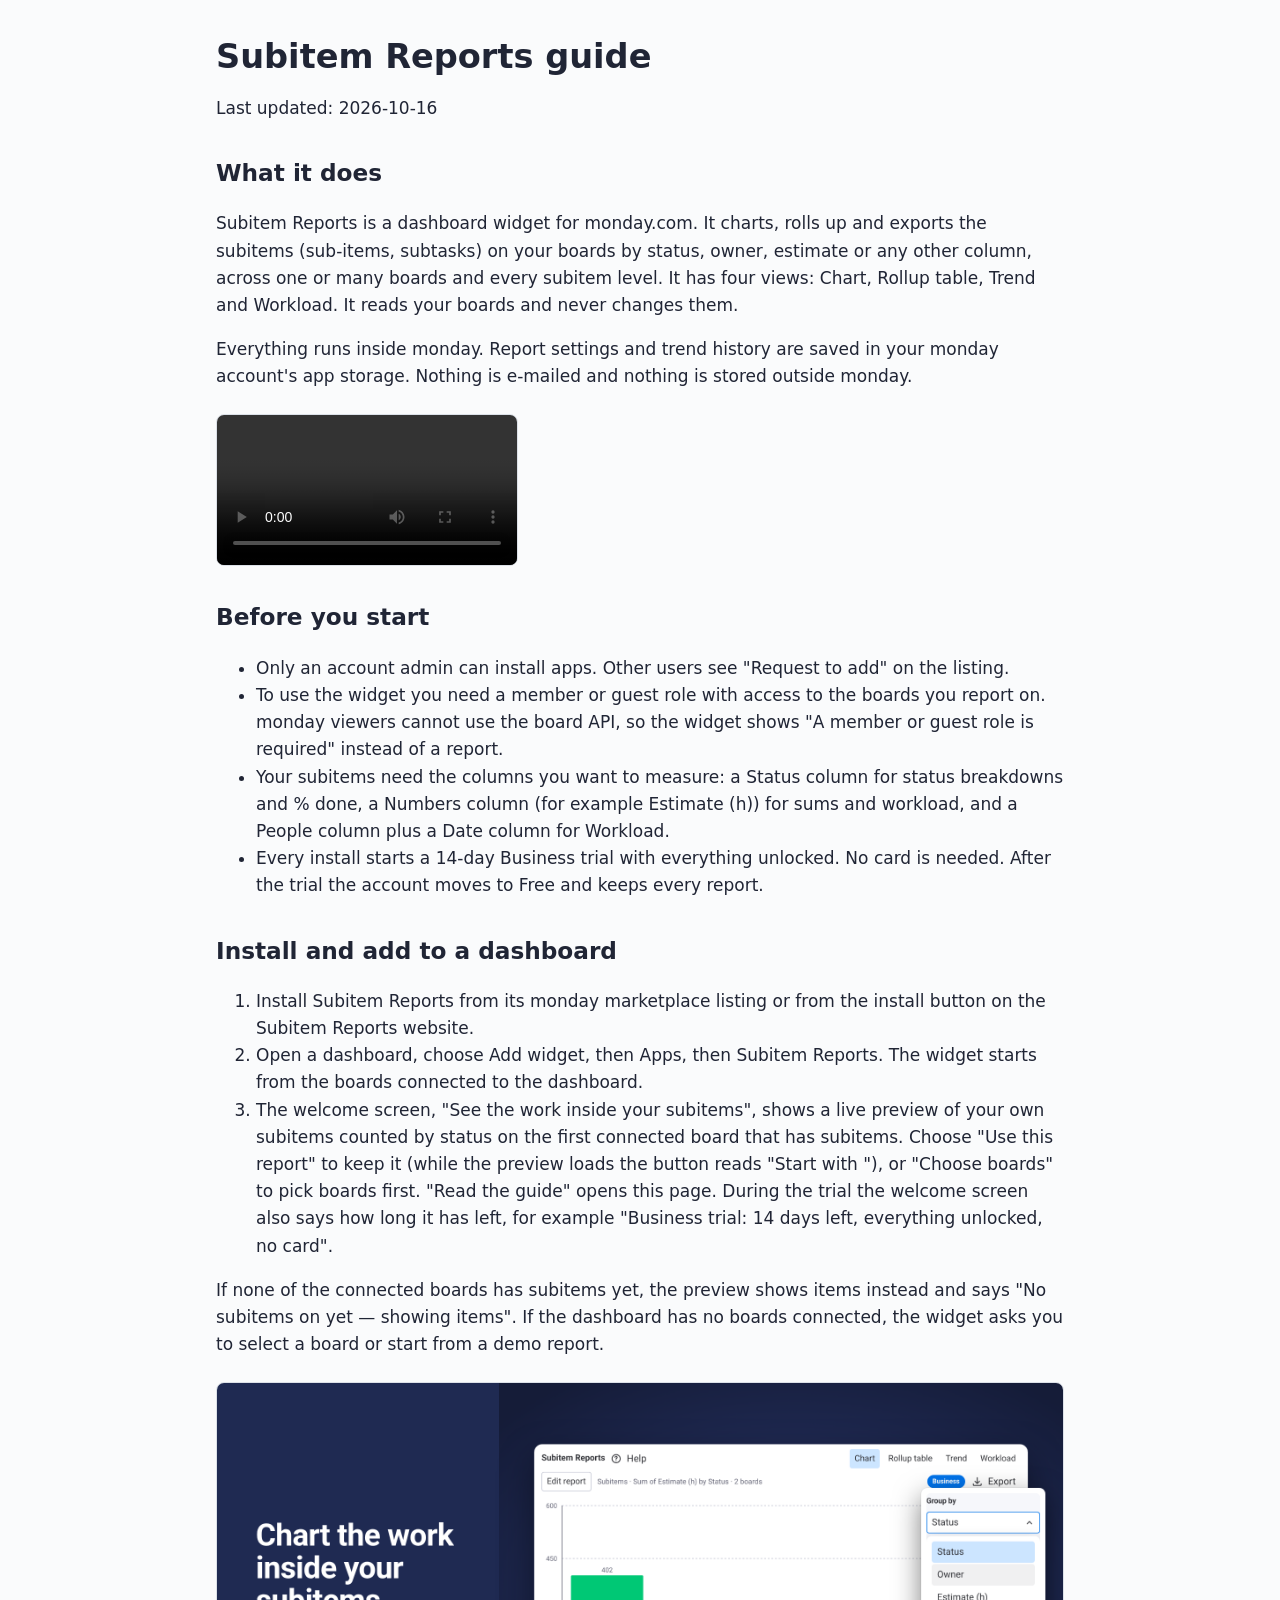
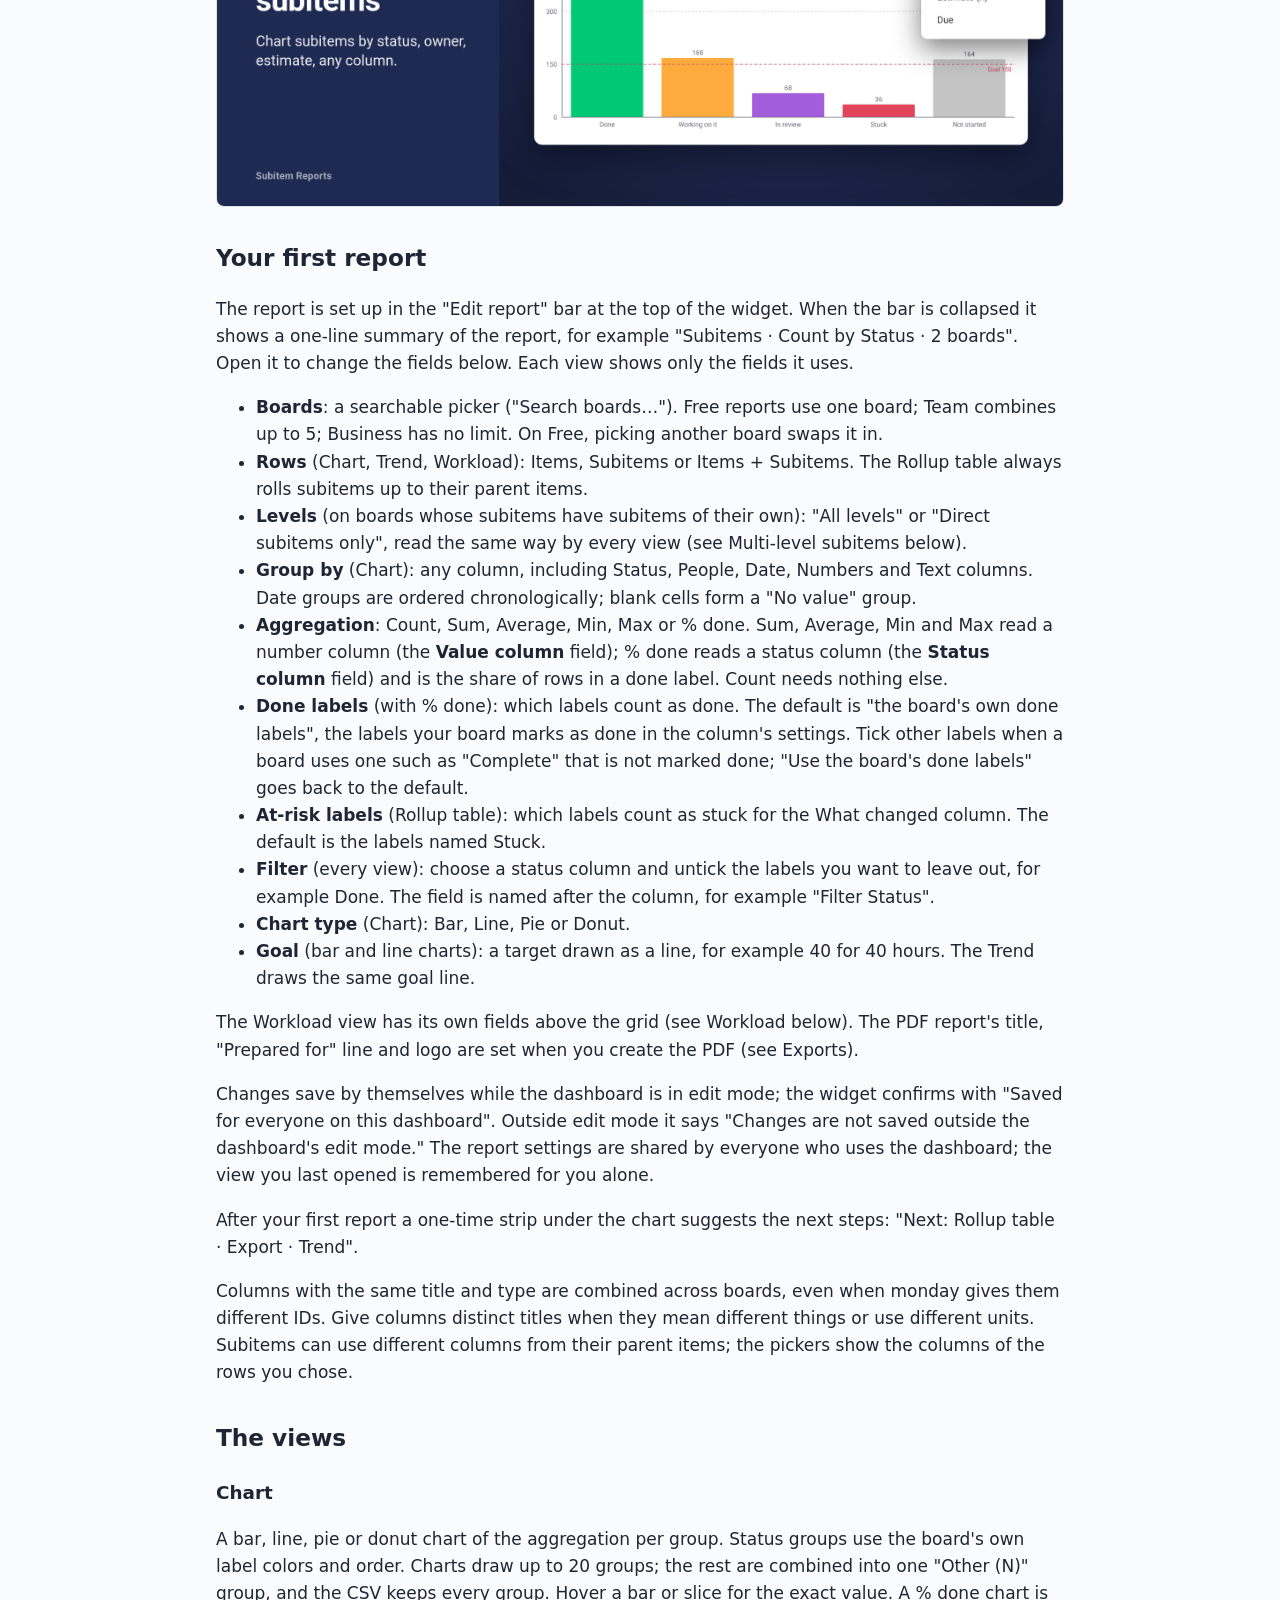
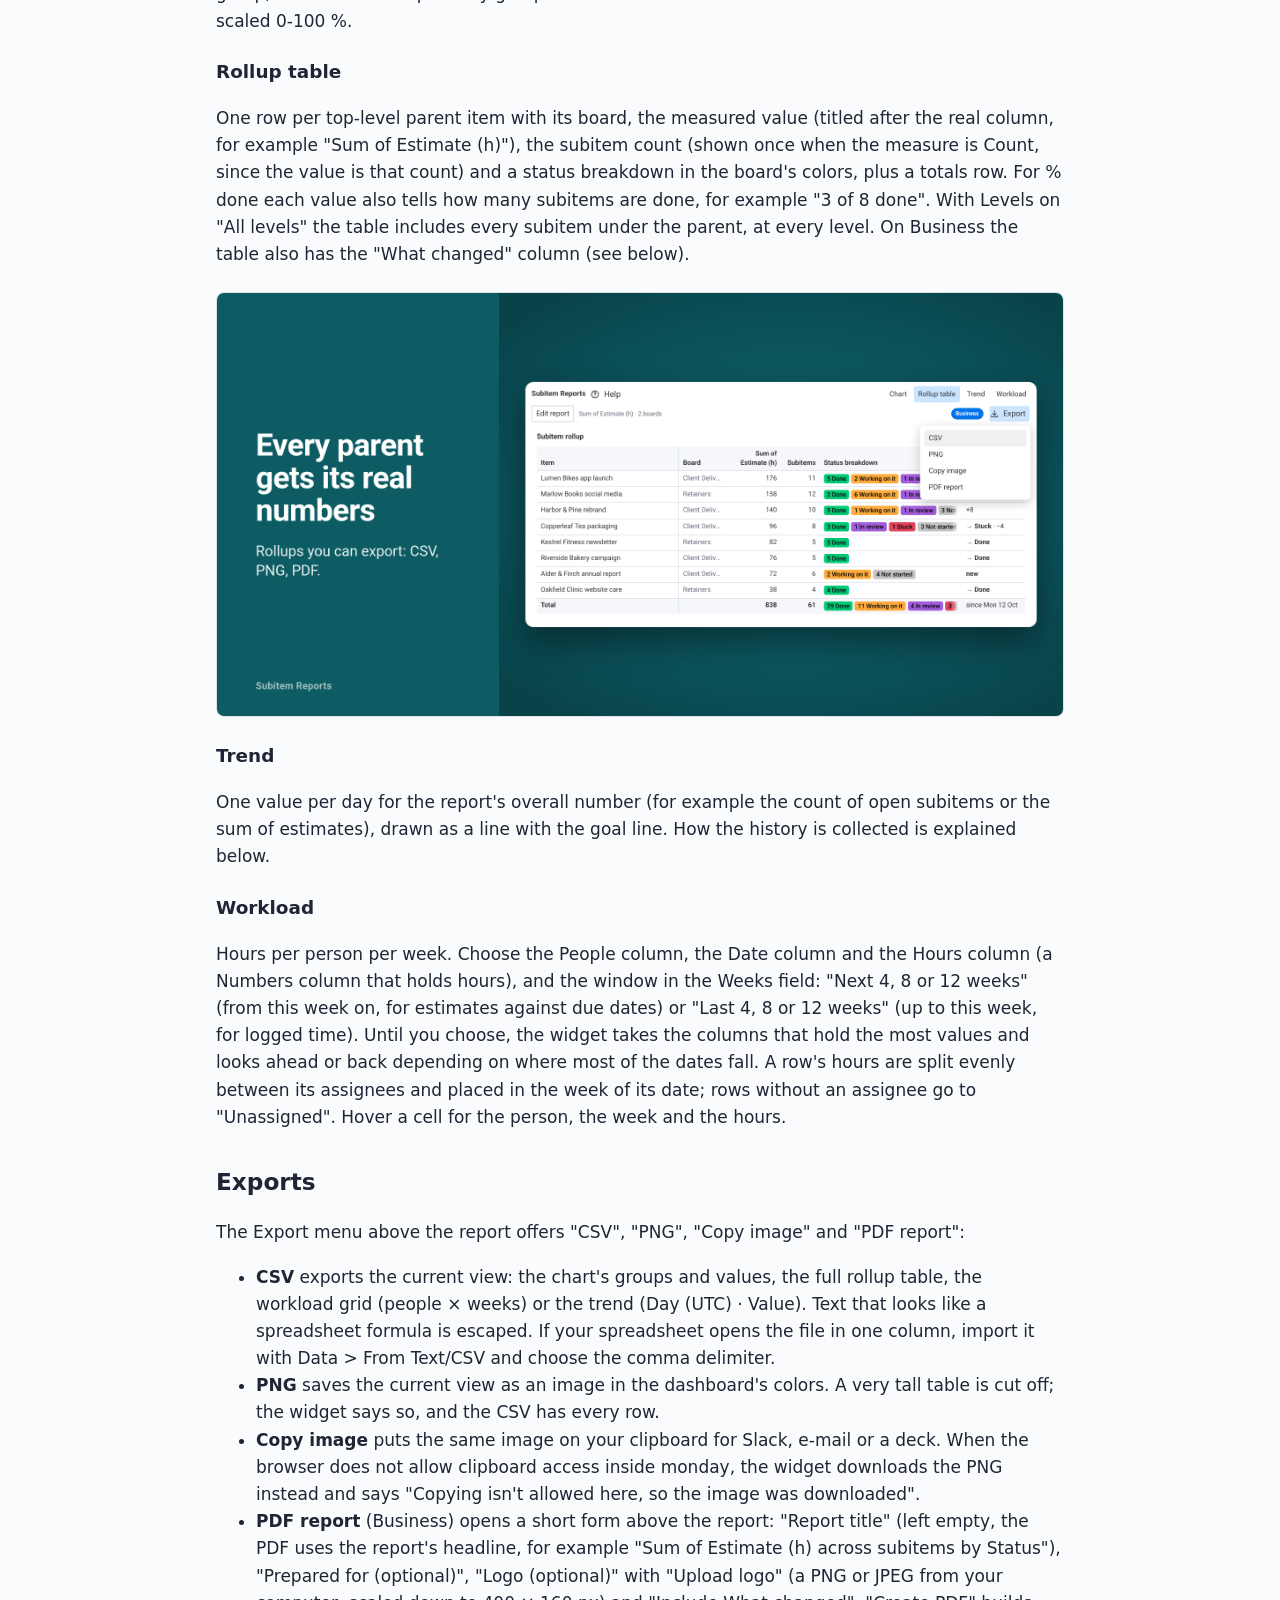
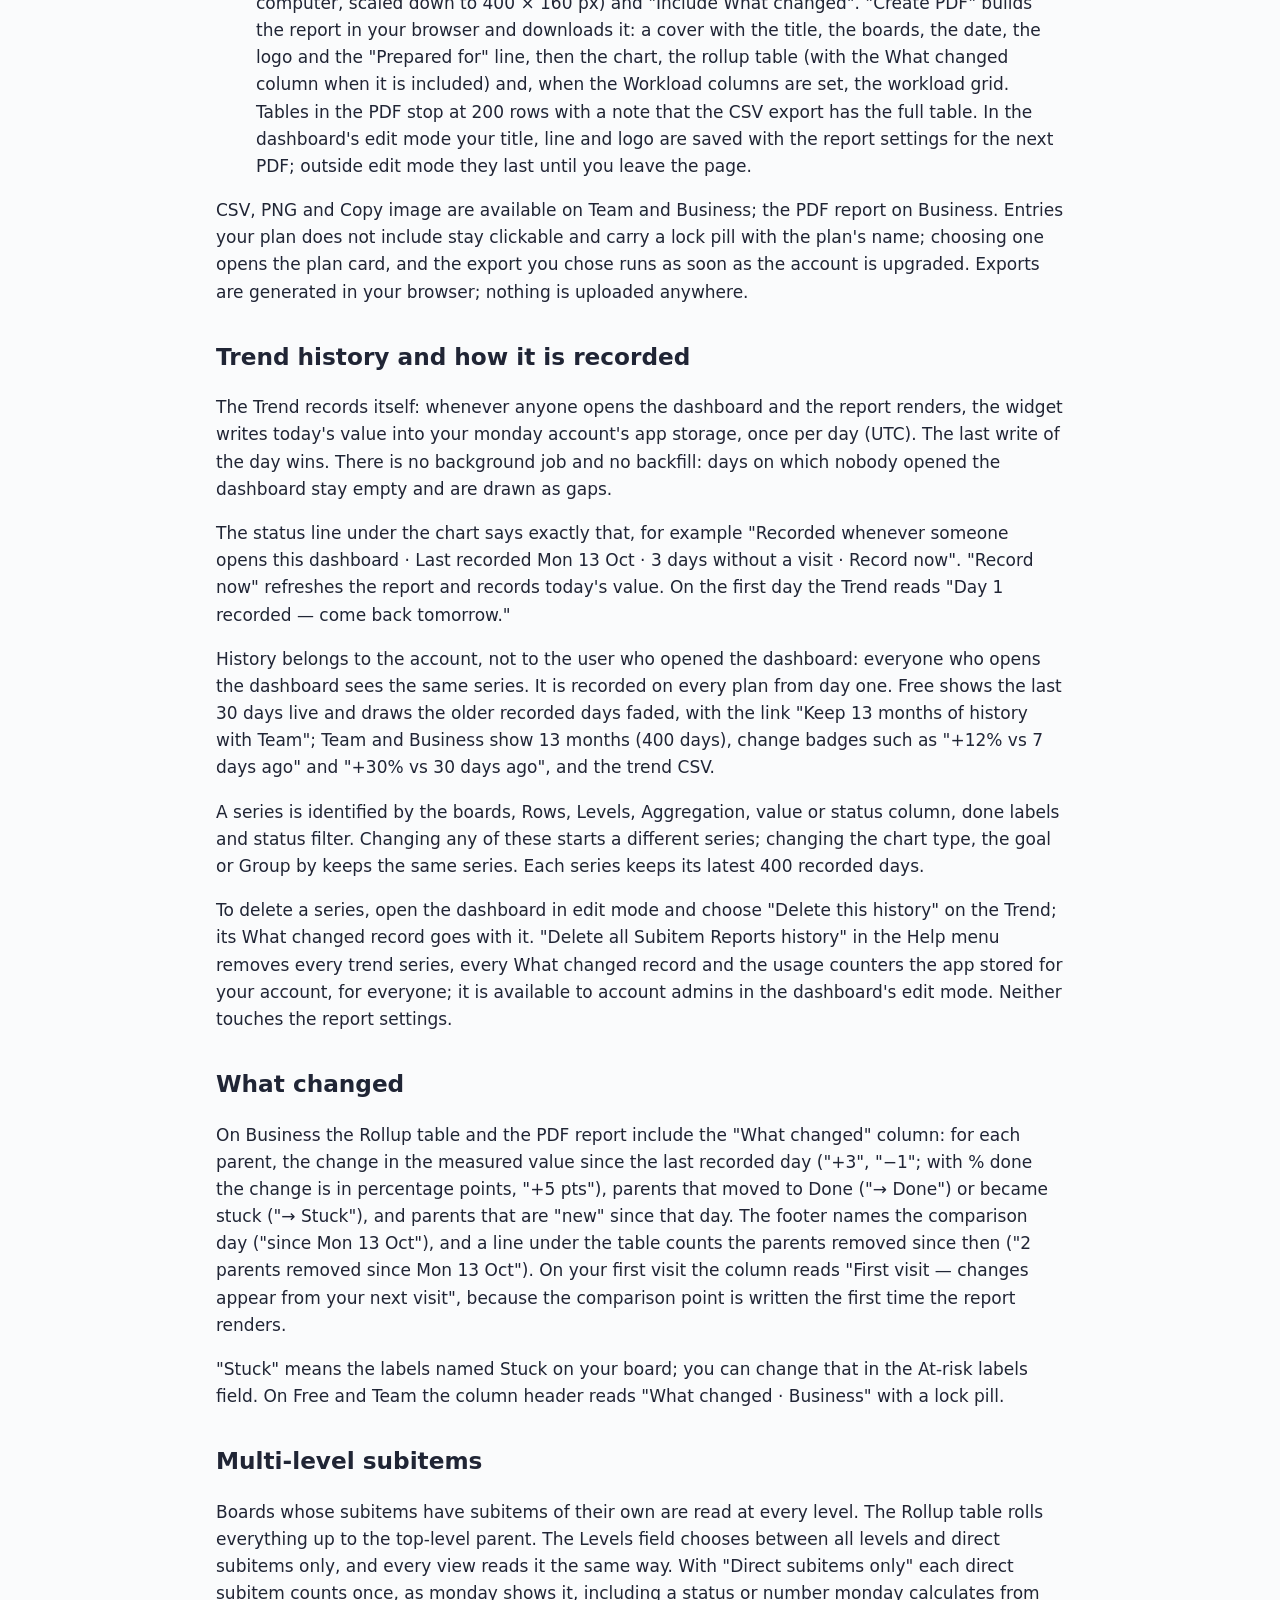
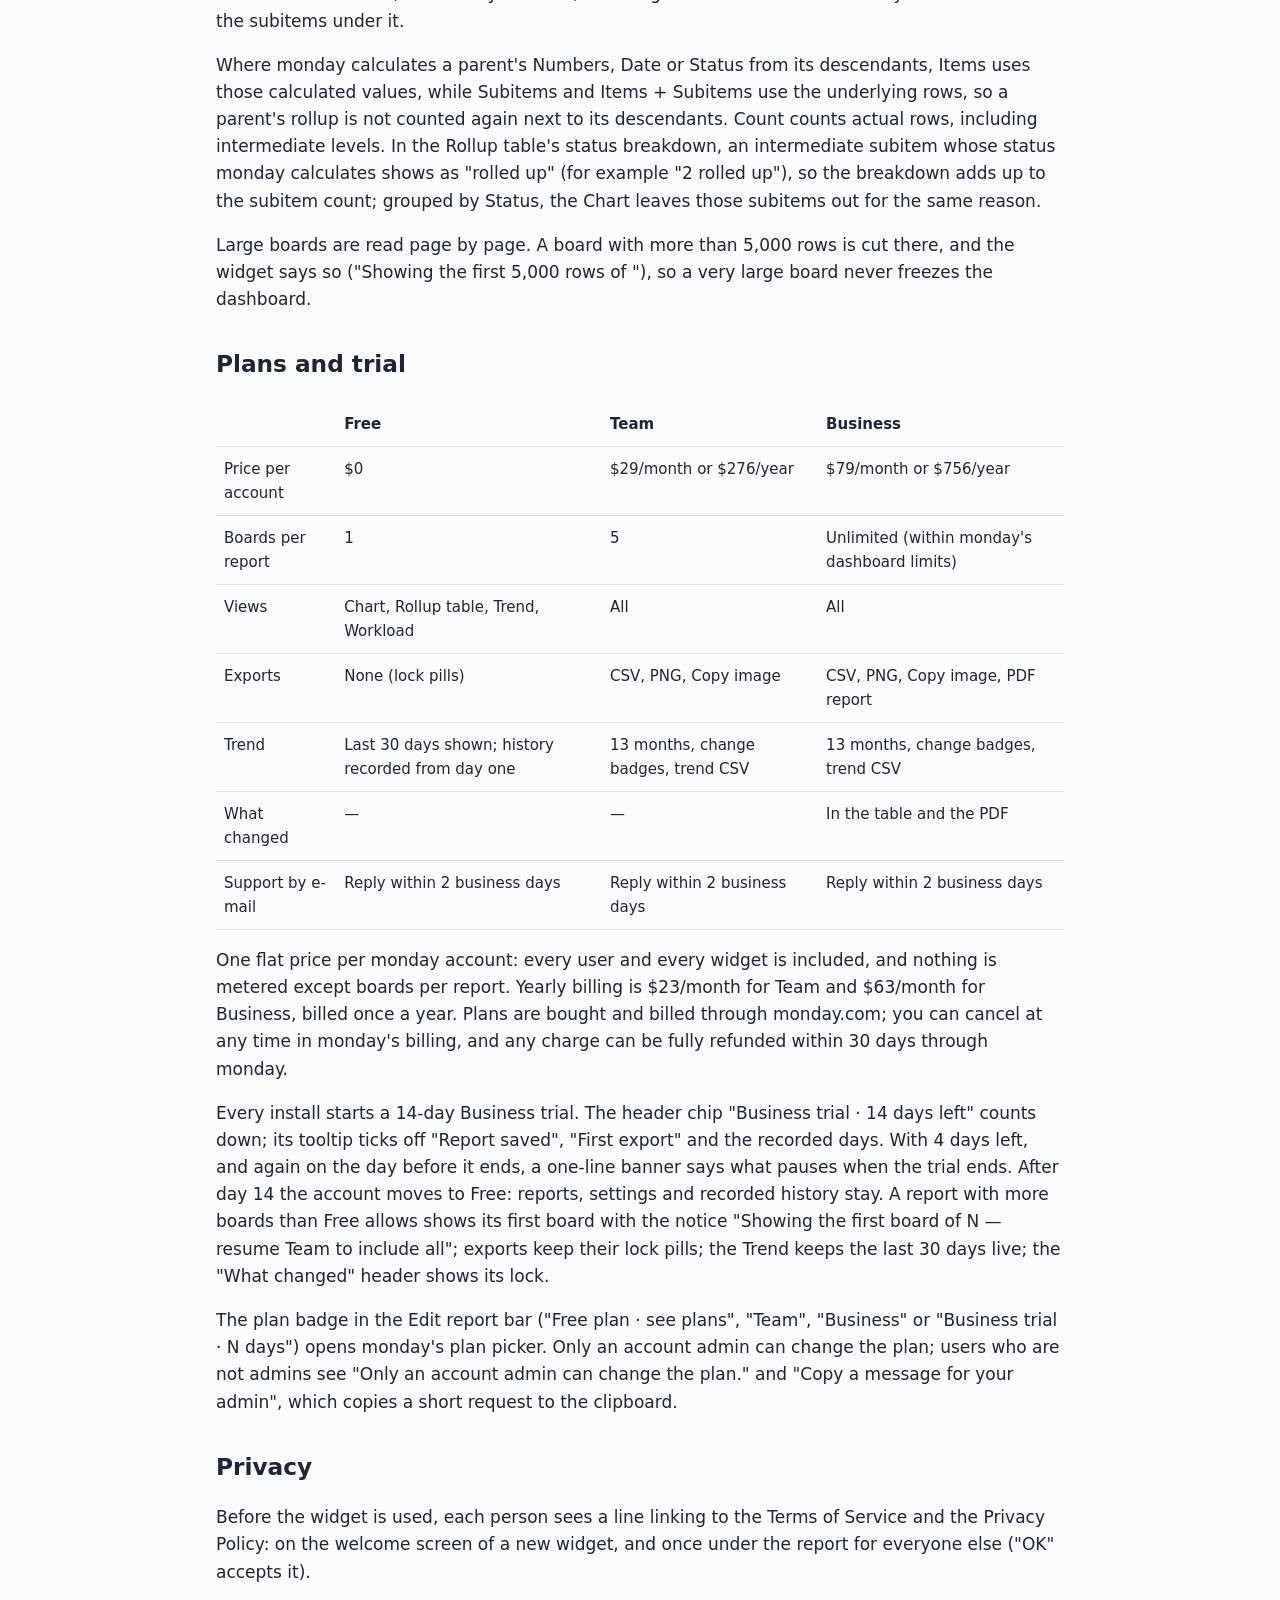
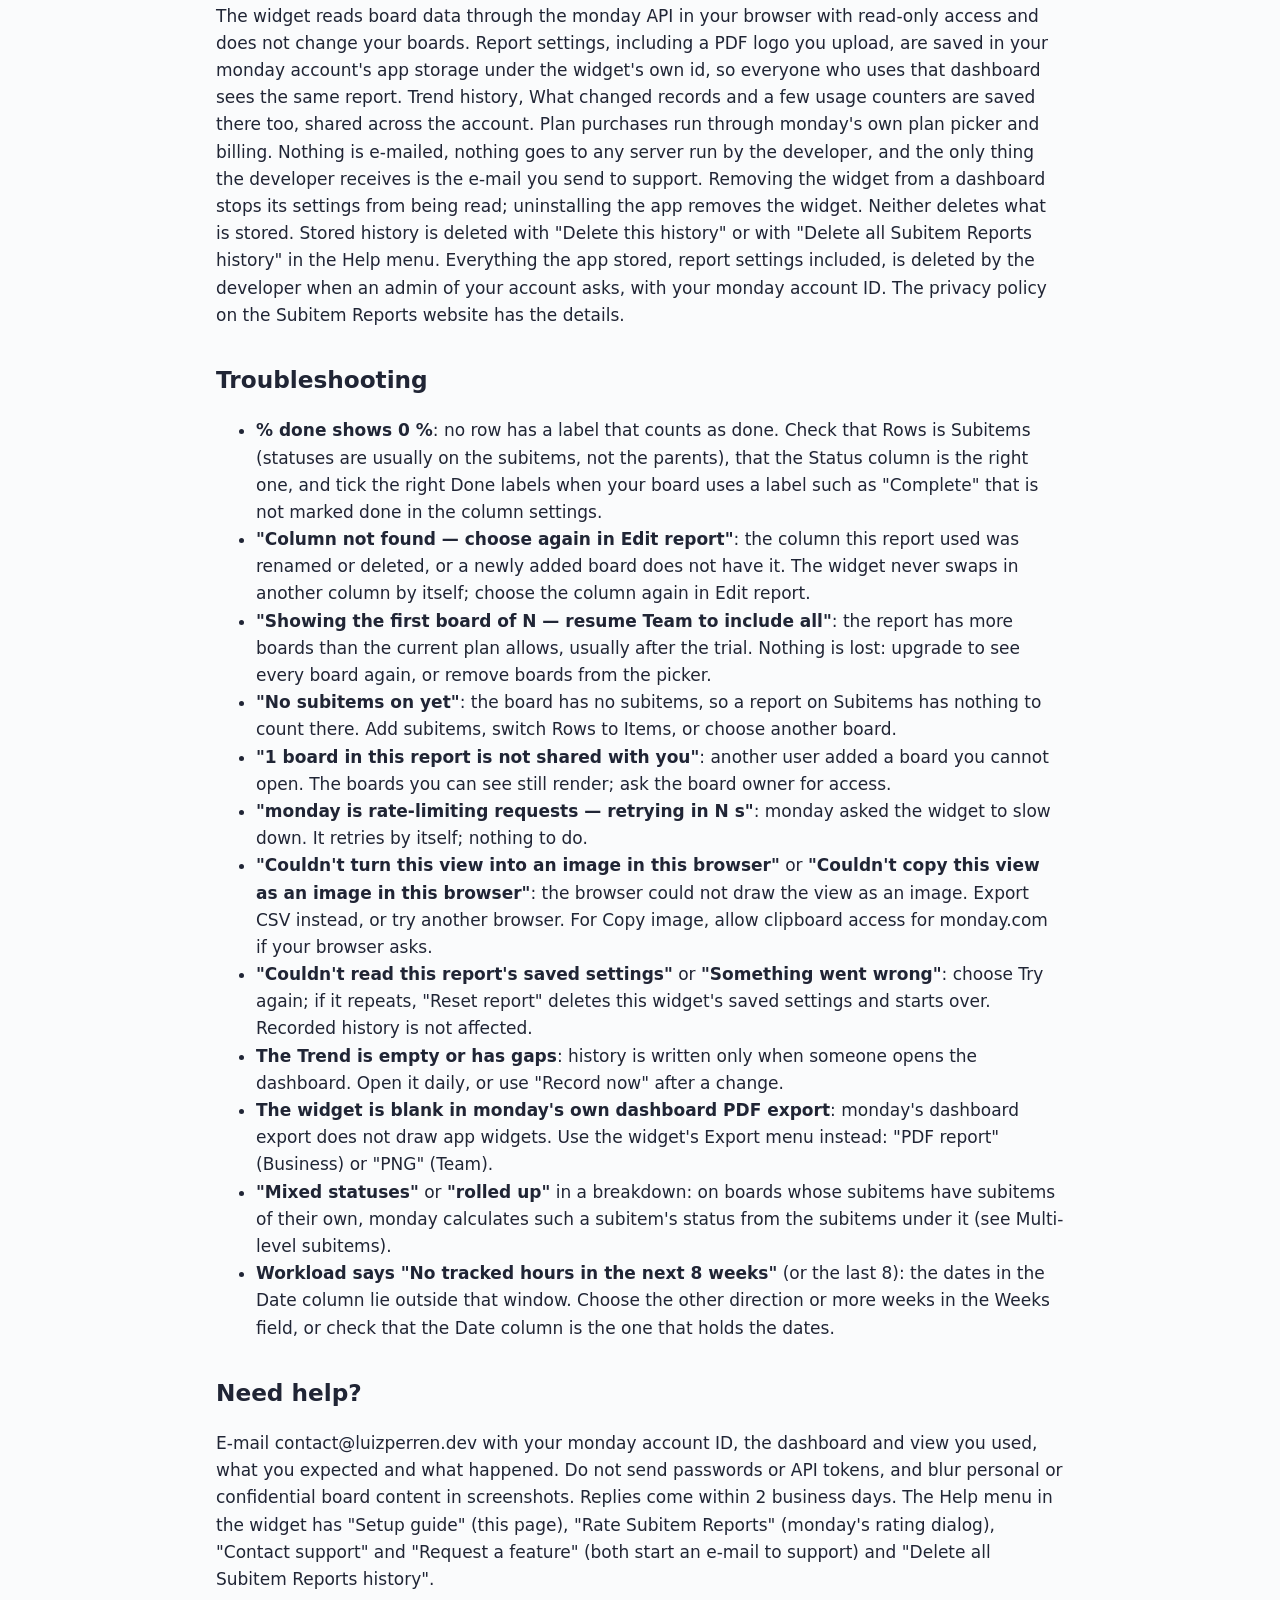
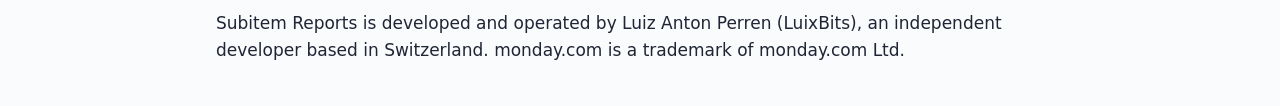
<file: how-to-use.html>
<!doctype html><html lang="en"><head><meta charset="utf-8"><meta name="viewport" content="width=device-width,initial-scale=1"><meta name="color-scheme" content="light dark"><title>Subitem Reports guide</title><meta name="description" content="Subitem Reports is a dashboard widget for monday.com. It charts, rolls up and exports the subitems (sub-items, subtasks) on your boards by status, owner, est…"><link rel="canonical" href="https://luixbits-apps.github.io/subitem-reports/how-to-use.html"><link rel="stylesheet" href="site.css"></head><body><main><h1>Subitem Reports guide</h1>
<p>Last updated: 2026-10-16</p>
<h2>What it does</h2>
<p>Subitem Reports is a dashboard widget for monday.com. It charts, rolls up and
exports the subitems (sub-items, subtasks) on your boards by status, owner,
estimate or any other column, across one or many boards and every subitem
level. It has four views: Chart, Rollup table, Trend and Workload. It reads
your boards and never changes them.</p>
<p>Everything runs inside monday. Report settings and trend history are saved
in your monday account&#39;s app storage. Nothing is e-mailed and nothing is
stored outside monday.</p>
<p><video controls preload="metadata" aria-label="55-second overview of Subitem Reports" src="guide-assets/demo-55s.mp4">Your browser does not support embedded video. The steps below cover the same workflow.</video></p>
<h2>Before you start</h2>
<ul>
<li>Only an account admin can install apps. Other users see &quot;Request to add&quot; on
the listing.</li>
<li>To use the widget you need a member or guest role with access to the boards
you report on. monday viewers cannot use the board API, so the widget shows
&quot;A member or guest role is required&quot; instead of a report.</li>
<li>Your subitems need the columns you want to measure: a Status column for
status breakdowns and % done, a Numbers column (for example Estimate (h))
for sums and workload, and a People column plus a Date column for Workload.</li>
<li>Every install starts a 14-day Business trial with everything unlocked. No
card is needed. After the trial the account moves to Free and keeps every
report.</li>
</ul>
<h2>Install and add to a dashboard</h2>
<ol>
<li>Install Subitem Reports from its monday marketplace listing or from the
install button on the Subitem Reports website.</li>
<li>Open a dashboard, choose Add widget, then Apps, then Subitem Reports. The
widget starts from the boards connected to the dashboard.</li>
<li>The welcome screen, &quot;See the work inside your subitems&quot;, shows a live
preview of your own subitems counted by status on the first connected
board that has subitems. Choose &quot;Use this report&quot; to keep it (while the
preview loads the button reads &quot;Start with <board name>&quot;), or &quot;Choose
boards&quot; to pick boards first. &quot;Read the guide&quot; opens this page. During
the trial the welcome screen also says how long it has left, for example
&quot;Business trial: 14 days left, everything unlocked, no card&quot;.</li>
</ol>
<p>If none of the connected boards has subitems yet, the preview shows items
instead and says &quot;No subitems on <board> yet — showing items&quot;. If the
dashboard has no boards connected, the widget asks you to select a board or
start from a demo report.</p>
<p><img src="guide-assets/gallery-1-chart-light.png" alt="Example chart of subitem totals by status"></p>
<h2>Your first report</h2>
<p>The report is set up in the &quot;Edit report&quot; bar at the top of the widget. When
the bar is collapsed it shows a one-line summary of the report, for example
&quot;Subitems · Count by Status · 2 boards&quot;. Open it to change the fields below.
Each view shows only the fields it uses.</p>
<ul>
<li><strong>Boards</strong>: a searchable picker (&quot;Search boards…&quot;). Free reports use one
board; Team combines up to 5; Business has no limit. On Free, picking
another board swaps it in.</li>
<li><strong>Rows</strong> (Chart, Trend, Workload): Items, Subitems or Items + Subitems. The
Rollup table always rolls subitems up to their parent items.</li>
<li><strong>Levels</strong> (on boards whose subitems have subitems of their own): &quot;All
levels&quot; or &quot;Direct subitems only&quot;, read the same way by every view (see
Multi-level subitems below).</li>
<li><strong>Group by</strong> (Chart): any column, including Status, People, Date, Numbers
and Text columns. Date groups are ordered chronologically; blank cells form
a &quot;No value&quot; group.</li>
<li><strong>Aggregation</strong>: Count, Sum, Average, Min, Max or % done. Sum, Average, Min
and Max read a number column (the <strong>Value column</strong> field); % done reads a
status column (the <strong>Status column</strong> field) and is the share of rows in a
done label. Count needs nothing else.</li>
<li><strong>Done labels</strong> (with % done): which labels count as done. The default is
&quot;the board&#39;s own done labels&quot;, the labels your board marks as done in the
column&#39;s settings. Tick other labels when a board uses one such as
&quot;Complete&quot; that is not marked done; &quot;Use the board&#39;s done labels&quot; goes back
to the default.</li>
<li><strong>At-risk labels</strong> (Rollup table): which labels count as stuck for the What
changed column. The default is the labels named Stuck.</li>
<li><strong>Filter</strong> (every view): choose a status column and untick the labels you
want to leave out, for example Done. The field is named after the column,
for example &quot;Filter Status&quot;.</li>
<li><strong>Chart type</strong> (Chart): Bar, Line, Pie or Donut.</li>
<li><strong>Goal</strong> (bar and line charts): a target drawn as a line, for example 40
for 40 hours. The Trend draws the same goal line.</li>
</ul>
<p>The Workload view has its own fields above the grid (see Workload below).
The PDF report&#39;s title, &quot;Prepared for&quot; line and logo are set when you create
the PDF (see Exports).</p>
<p>Changes save by themselves while the dashboard is in edit mode; the widget
confirms with &quot;Saved for everyone on this dashboard&quot;. Outside edit mode it
says &quot;Changes are not saved outside the dashboard&#39;s edit mode.&quot; The report
settings are shared by everyone who uses the dashboard; the view you last
opened is remembered for you alone.</p>
<p>After your first report a one-time strip under the chart suggests the next
steps: &quot;Next: Rollup table · Export · Trend&quot;.</p>
<p>Columns with the same title and type are combined across boards, even when
monday gives them different IDs. Give columns distinct titles when they mean
different things or use different units. Subitems can use different columns
from their parent items; the pickers show the columns of the rows you chose.</p>
<h2>The views</h2>
<h3>Chart</h3>
<p>A bar, line, pie or donut chart of the aggregation per group. Status groups
use the board&#39;s own label colors and order. Charts draw up to 20 groups; the
rest are combined into one &quot;Other (N)&quot; group, and the CSV keeps every group.
Hover a bar or slice for the exact value. A % done chart is scaled 0-100 %.</p>
<h3>Rollup table</h3>
<p>One row per top-level parent item with its board, the measured value (titled
after the real column, for example &quot;Sum of Estimate (h)&quot;), the subitem count
(shown once when the measure is Count, since the value is that count) and a
status breakdown in the board&#39;s colors, plus a totals row. For % done
each value also tells how many subitems are done, for example &quot;3 of 8 done&quot;.
With Levels on &quot;All levels&quot; the table includes every subitem under the
parent, at every level. On Business the table also has the &quot;What changed&quot;
column (see below).</p>
<p><img src="guide-assets/gallery-3-rollup.png" alt="Parent rollup with subitem totals and completion"></p>
<h3>Trend</h3>
<p>One value per day for the report&#39;s overall number (for example the count of
open subitems or the sum of estimates), drawn as a line with the goal line.
How the history is collected is explained below.</p>
<h3>Workload</h3>
<p>Hours per person per week. Choose the People column, the Date column and the
Hours column (a Numbers column that holds hours), and the window in the Weeks
field: &quot;Next 4, 8 or 12 weeks&quot; (from this week on, for estimates against due
dates) or &quot;Last 4, 8 or 12 weeks&quot; (up to this week, for logged time). Until
you choose, the widget takes the columns that hold the most values and looks
ahead or back depending on where most of the dates fall. A row&#39;s hours are
split evenly between its assignees and placed in the week of its date; rows
without an assignee go to &quot;Unassigned&quot;. Hover a cell for the person, the week
and the hours.</p>
<h2>Exports</h2>
<p>The Export menu above the report offers &quot;CSV&quot;, &quot;PNG&quot;, &quot;Copy image&quot; and &quot;PDF
report&quot;:</p>
<ul>
<li><strong>CSV</strong> exports the current view: the chart&#39;s groups and values, the full
rollup table, the workload grid (people × weeks) or the trend (Day (UTC) ·
Value). Text that looks like a spreadsheet formula is escaped. If your
spreadsheet opens the file in one column, import it with Data &gt; From
Text/CSV and choose the comma delimiter.</li>
<li><strong>PNG</strong> saves the current view as an image in the dashboard&#39;s colors. A
very tall table is cut off; the widget says so, and the CSV has every row.</li>
<li><strong>Copy image</strong> puts the same image on your clipboard for Slack, e-mail or a
deck. When the browser does not allow clipboard access inside monday, the
widget downloads the PNG instead and says &quot;Copying isn&#39;t allowed here, so
the image was downloaded&quot;.</li>
<li><strong>PDF report</strong> (Business) opens a short form above the report: &quot;Report
title&quot; (left empty, the PDF uses the report&#39;s headline, for example &quot;Sum of
Estimate (h) across subitems by Status&quot;), &quot;Prepared for (optional)&quot;,
&quot;Logo (optional)&quot; with &quot;Upload logo&quot; (a PNG or JPEG from your computer,
scaled down to 400 × 160 px) and &quot;Include What changed&quot;. &quot;Create PDF&quot; builds
the report in your browser and downloads it: a cover with the title, the
boards, the date, the logo and the &quot;Prepared for&quot; line, then the chart, the
rollup table (with the What changed column when it is included) and, when
the Workload columns are set, the workload grid. Tables in the PDF stop at
200 rows with a note that the CSV export has the full table. In the
dashboard&#39;s edit mode your title, line and logo are saved with the report
settings for the next PDF; outside edit mode they last until you leave the
page.</li>
</ul>
<p>CSV, PNG and Copy image are available on Team and Business; the PDF report
on Business. Entries your plan does not include stay clickable and carry a
lock pill with the plan&#39;s name; choosing one opens the plan card, and the
export you chose runs as soon as the account is upgraded. Exports are
generated in your browser; nothing is uploaded anywhere.</p>
<h2>Trend history and how it is recorded</h2>
<p>The Trend records itself: whenever anyone opens the dashboard and the report
renders, the widget writes today&#39;s value into your monday account&#39;s app
storage, once per day (UTC). The last write of the day wins. There is no
background job and no backfill: days on which nobody opened the dashboard stay
empty and are drawn as gaps.</p>
<p>The status line under the chart says exactly that, for example &quot;Recorded
whenever someone opens this dashboard · Last recorded Mon 13 Oct · 3 days
without a visit · Record now&quot;. &quot;Record now&quot; refreshes the report and records
today&#39;s value. On the first day the Trend reads &quot;Day 1 recorded — come back
tomorrow.&quot;</p>
<p>History belongs to the account, not to the user who opened the dashboard:
everyone who opens the dashboard sees the same series. It is recorded on
every plan from day one. Free shows the last 30 days live and draws the older
recorded days faded, with the link &quot;Keep 13 months of history with Team&quot;;
Team and Business show 13 months (400 days), change badges such as &quot;+12% vs
7 days ago&quot; and &quot;+30% vs 30 days ago&quot;, and the trend CSV.</p>
<p>A series is identified by the boards, Rows, Levels, Aggregation, value or
status column, done labels and status filter. Changing any of these starts a
different series; changing the chart type, the goal or Group by keeps the
same series. Each series keeps its latest 400 recorded days.</p>
<p>To delete a series, open the dashboard in edit mode and choose &quot;Delete this
history&quot; on the Trend; its What changed record goes with it. &quot;Delete all
Subitem Reports history&quot; in the Help menu removes every trend series, every
What changed record and the usage counters the app stored for your account,
for everyone; it is available to account admins in the dashboard&#39;s edit
mode. Neither touches the report settings.</p>
<h2>What changed</h2>
<p>On Business the Rollup table and the PDF report include the &quot;What changed&quot;
column: for each parent, the change in the measured value since the last
recorded day (&quot;+3&quot;, &quot;−1&quot;; with % done the change is in percentage points,
&quot;+5 pts&quot;), parents that moved to Done (&quot;→ Done&quot;) or became stuck (&quot;→ Stuck&quot;),
and parents that are &quot;new&quot; since that day. The footer names the comparison
day (&quot;since Mon 13 Oct&quot;), and a line under the table counts the parents
removed since then (&quot;2 parents removed since Mon 13 Oct&quot;). On your first
visit the column reads &quot;First visit — changes appear from your next visit&quot;,
because the comparison point is written the first time the report renders.</p>
<p>&quot;Stuck&quot; means the labels named Stuck on your board; you can change that in
the At-risk labels field. On Free and Team the column header reads &quot;What
changed · Business&quot; with a lock pill.</p>
<h2>Multi-level subitems</h2>
<p>Boards whose subitems have subitems of their own are read at every level.
The Rollup table rolls everything up to the top-level parent. The Levels
field chooses between all levels and direct subitems only, and every view
reads it the same way. With &quot;Direct subitems only&quot; each direct subitem counts
once, as monday shows it, including a status or number monday calculates
from the subitems under it.</p>
<p>Where monday calculates a parent&#39;s Numbers, Date or Status from its
descendants, Items uses those calculated values, while Subitems and Items +
Subitems use the underlying rows, so a parent&#39;s rollup is not counted again
next to its descendants. Count counts actual rows, including intermediate
levels. In the Rollup table&#39;s status breakdown, an intermediate subitem whose
status monday calculates shows as &quot;rolled up&quot; (for example &quot;2 rolled up&quot;), so
the breakdown adds up to the subitem count; grouped by Status, the Chart
leaves those subitems out for the same reason.</p>
<p>Large boards are read page by page. A board with more than 5,000 rows is cut
there, and the widget says so (&quot;Showing the first 5,000 rows of <board>&quot;), so
a very large board never freezes the dashboard.</p>
<h2>Plans and trial</h2>
<table>
<thead>
<tr>
<th></th>
<th>Free</th>
<th>Team</th>
<th>Business</th>
</tr>
</thead>
<tbody><tr>
<td>Price per account</td>
<td>$0</td>
<td>$29/month or $276/year</td>
<td>$79/month or $756/year</td>
</tr>
<tr>
<td>Boards per report</td>
<td>1</td>
<td>5</td>
<td>Unlimited (within monday&#39;s dashboard limits)</td>
</tr>
<tr>
<td>Views</td>
<td>Chart, Rollup table, Trend, Workload</td>
<td>All</td>
<td>All</td>
</tr>
<tr>
<td>Exports</td>
<td>None (lock pills)</td>
<td>CSV, PNG, Copy image</td>
<td>CSV, PNG, Copy image, PDF report</td>
</tr>
<tr>
<td>Trend</td>
<td>Last 30 days shown; history recorded from day one</td>
<td>13 months, change badges, trend CSV</td>
<td>13 months, change badges, trend CSV</td>
</tr>
<tr>
<td>What changed</td>
<td>—</td>
<td>—</td>
<td>In the table and the PDF</td>
</tr>
<tr>
<td>Support by e-mail</td>
<td>Reply within 2 business days</td>
<td>Reply within 2 business days</td>
<td>Reply within 2 business days</td>
</tr>
</tbody></table>
<p>One flat price per monday account: every user and every widget is included,
and nothing is metered except boards per report. Yearly billing is $23/month
for Team and $63/month for Business, billed once a year. Plans are bought and
billed through monday.com; you can cancel at any time in monday&#39;s billing, and
any charge can be fully refunded within 30 days through monday.</p>
<p>Every install starts a 14-day Business trial. The header chip &quot;Business trial
· 14 days left&quot; counts down; its tooltip ticks off &quot;Report saved&quot;, &quot;First
export&quot; and the recorded days. With 4 days left, and again on the day before
it ends, a one-line banner says what pauses when the trial ends. After day 14
the account moves to Free: reports, settings and recorded history stay. A
report with more boards than Free allows shows its first board with the
notice &quot;Showing the first board of N — resume Team to include all&quot;; exports
keep their lock pills; the Trend keeps the last 30 days live; the &quot;What
changed&quot; header shows its lock.</p>
<p>The plan badge in the Edit report bar (&quot;Free plan · see plans&quot;, &quot;Team&quot;,
&quot;Business&quot; or &quot;Business trial · N days&quot;) opens monday&#39;s plan picker. Only an
account admin can change the plan; users who are not admins see &quot;Only an
account admin can change the plan.&quot; and &quot;Copy a message for your admin&quot;,
which copies a short request to the clipboard.</p>
<h2>Privacy</h2>
<p>Before the widget is used, each person sees a line linking to the Terms of
Service and the Privacy Policy: on the welcome screen of a new widget, and
once under the report for everyone else (&quot;OK&quot; accepts it).</p>
<p>The widget reads board data through the monday API in your browser with
read-only access and does not change your boards. Report settings, including
a PDF logo you upload, are saved in your monday account&#39;s app storage under
the widget&#39;s own id, so everyone who uses that dashboard sees the same
report. Trend history, What changed records and a few usage counters are
saved there too, shared across the account. Plan purchases run through
monday&#39;s own plan picker and billing.
Nothing is e-mailed, nothing goes to any server run by the developer, and
the only thing the developer receives is the e-mail you send to support.
Removing the widget from a dashboard stops its settings from being read;
uninstalling the app removes the widget. Neither deletes what is stored.
Stored history is deleted with &quot;Delete this history&quot; or with &quot;Delete all
Subitem Reports history&quot; in the Help menu. Everything the app stored, report
settings included, is deleted by the developer when an admin of your account
asks, with your monday account ID. The privacy policy on the Subitem Reports
website has the details.</p>
<h2>Troubleshooting</h2>
<ul>
<li><strong>% done shows 0 %</strong>: no row has a label that counts as done. Check that
Rows is Subitems (statuses are usually on the subitems, not the parents),
that the Status column is the right one, and tick the right Done labels
when your board uses a label such as &quot;Complete&quot; that is not marked done in
the column settings.</li>
<li><strong>&quot;Column not found — choose again in Edit report&quot;</strong>: the column this
report used was renamed or deleted, or a newly added board does not have
it. The widget never swaps in another column by itself; choose the column
again in Edit report.</li>
<li><strong>&quot;Showing the first board of N — resume Team to include all&quot;</strong>: the report
has more boards than the current plan allows, usually after the trial.
Nothing is lost: upgrade to see every board again, or remove boards from
the picker.</li>
<li><strong>&quot;No subitems on <board> yet&quot;</strong>: the board has no subitems, so a report on
Subitems has nothing to count there. Add subitems, switch Rows to Items, or
choose another board.</li>
<li><strong>&quot;1 board in this report is not shared with you&quot;</strong>: another user added a
board you cannot open. The boards you can see still render; ask the board
owner for access.</li>
<li><strong>&quot;monday is rate-limiting requests — retrying in N s&quot;</strong>: monday asked the
widget to slow down. It retries by itself; nothing to do.</li>
<li><strong>&quot;Couldn&#39;t turn this view into an image in this browser&quot;</strong> or <strong>&quot;Couldn&#39;t
copy this view as an image in this browser&quot;</strong>: the browser could not draw
the view as an image. Export CSV instead, or try another browser. For Copy
image, allow clipboard access for monday.com if your browser asks.</li>
<li><strong>&quot;Couldn&#39;t read this report&#39;s saved settings&quot;</strong> or <strong>&quot;Something went
wrong&quot;</strong>: choose Try again; if it repeats, &quot;Reset report&quot; deletes this
widget&#39;s saved settings and starts over. Recorded history is not affected.</li>
<li><strong>The Trend is empty or has gaps</strong>: history is written only when someone
opens the dashboard. Open it daily, or use &quot;Record now&quot; after a change.</li>
<li><strong>The widget is blank in monday&#39;s own dashboard PDF export</strong>: monday&#39;s
dashboard export does not draw app widgets. Use the widget&#39;s Export menu
instead: &quot;PDF report&quot; (Business) or &quot;PNG&quot; (Team).</li>
<li><strong>&quot;Mixed statuses&quot;</strong> or <strong>&quot;rolled up&quot;</strong> in a breakdown: on boards whose
subitems have subitems of their own, monday calculates such a subitem&#39;s
status from the subitems under it (see Multi-level subitems).</li>
<li><strong>Workload says &quot;No tracked hours in the next 8 weeks&quot;</strong> (or the last 8):
the dates in the Date column lie outside that window. Choose the other
direction or more weeks in the Weeks field, or check that the Date column
is the one that holds the dates.</li>
</ul>
<h2>Need help?</h2>
<p>E-mail contact@luizperren.dev with your monday account ID, the dashboard and view you
used, what you expected and what happened. Do not send passwords or API
tokens, and blur personal or confidential board content in screenshots.
Replies come within 2 business days. The Help
menu in the widget has &quot;Setup guide&quot; (this page), &quot;Rate Subitem Reports&quot;
(monday&#39;s rating dialog), &quot;Contact support&quot; and &quot;Request a feature&quot; (both
start an e-mail to support) and &quot;Delete all Subitem Reports history&quot;.</p>
<p>Subitem Reports is developed and operated by Luiz Anton Perren (LuixBits), an independent
developer based in Switzerland. monday.com is a trademark of monday.com Ltd.</p>
</main></body></html>
</file>
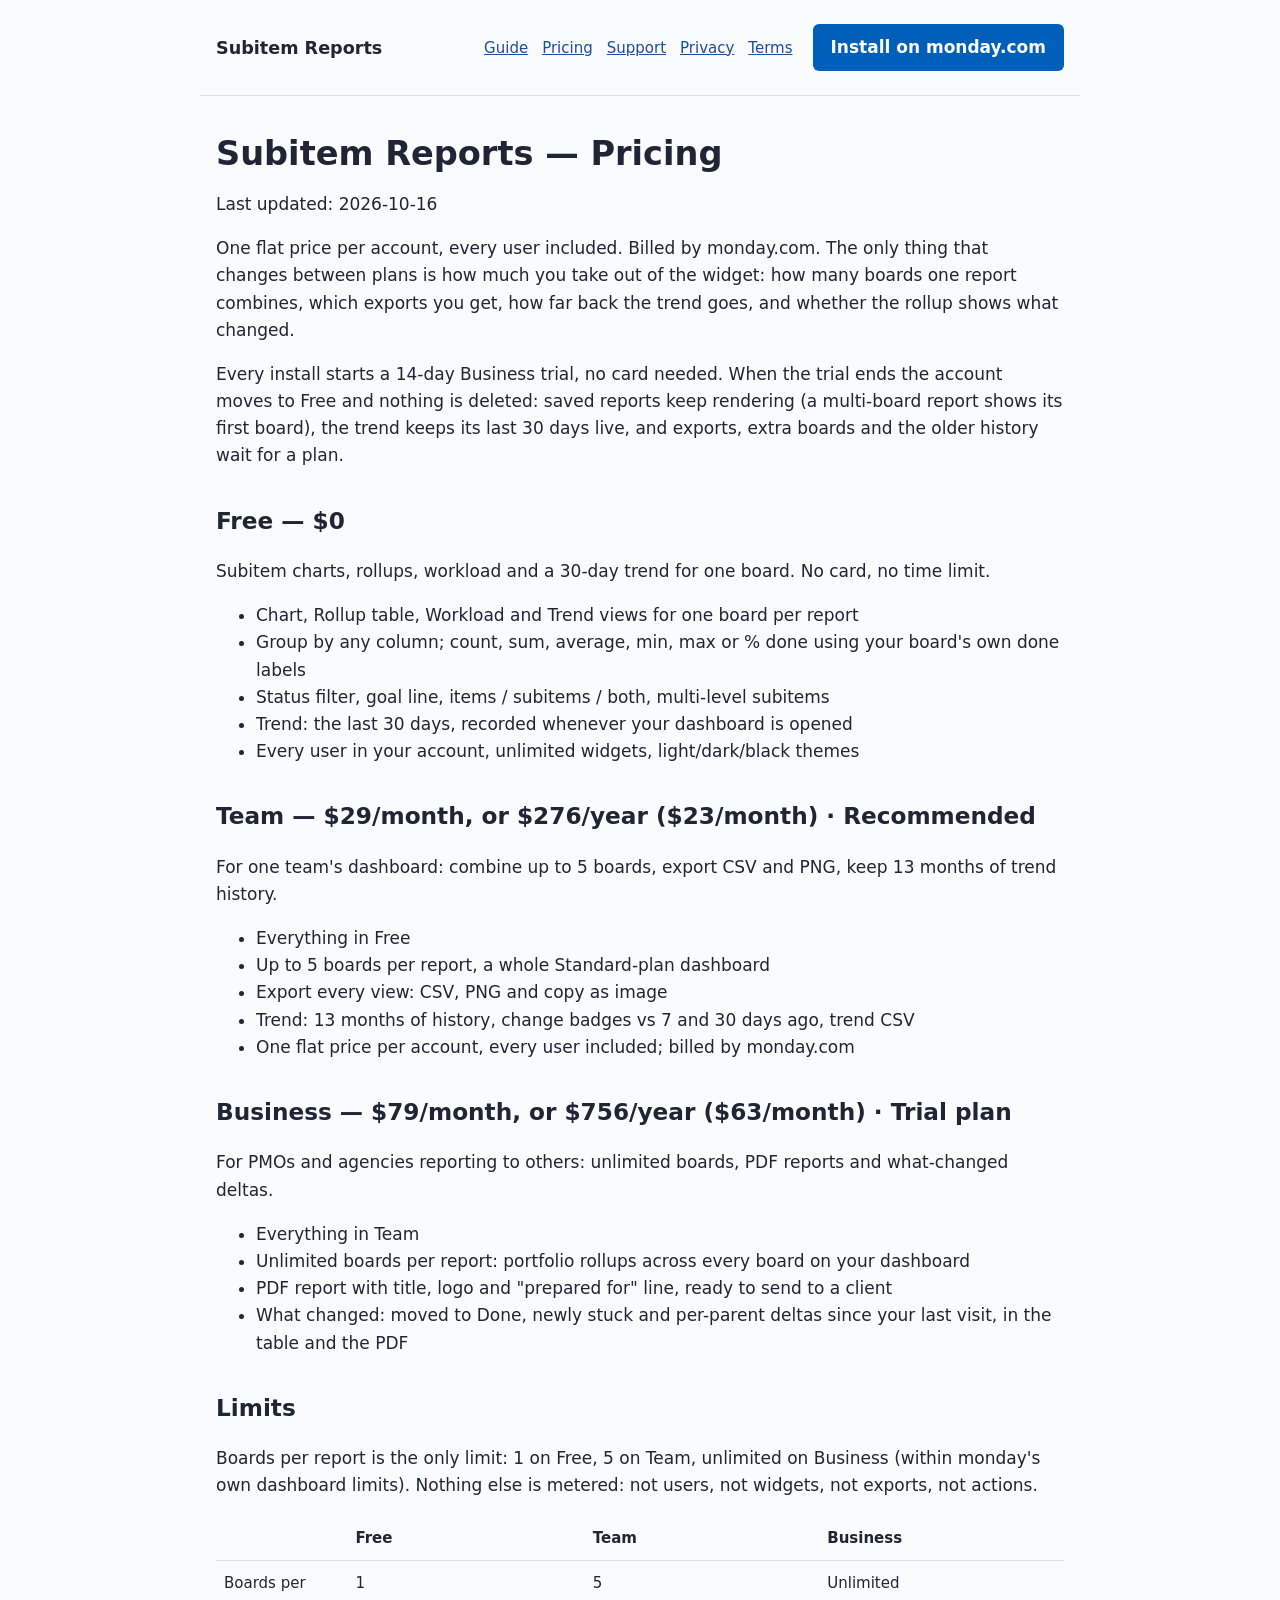
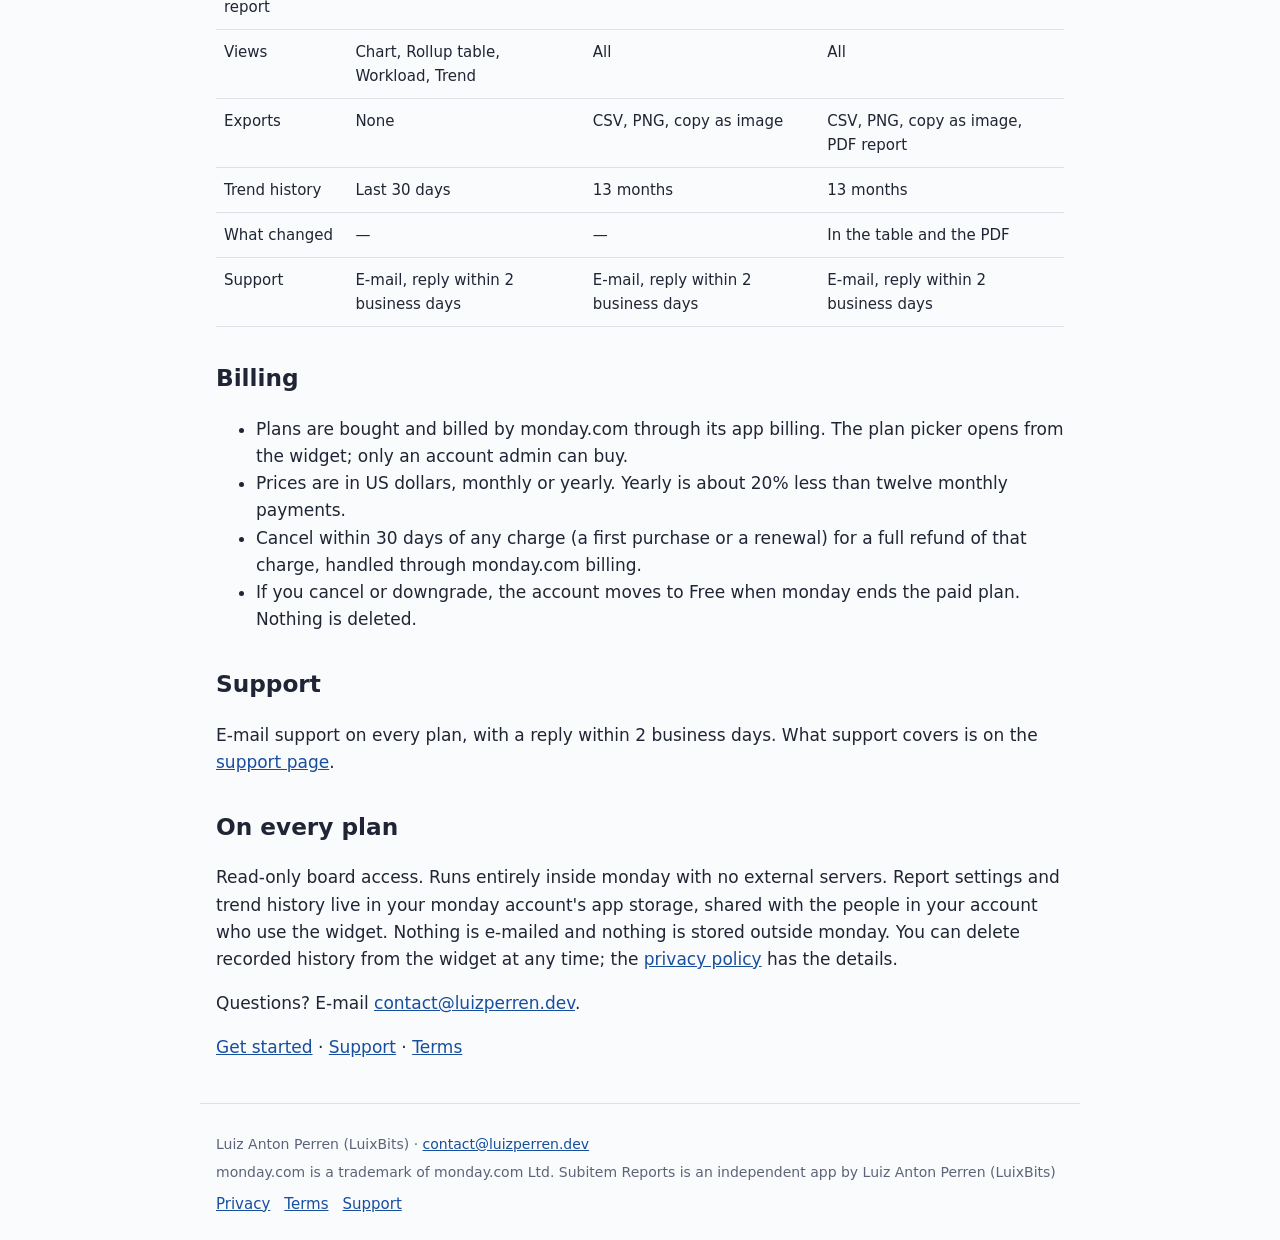
<file: pricing.html>
<!doctype html><html lang="en"><head><meta charset="utf-8"><meta name="viewport" content="width=device-width,initial-scale=1"><meta name="color-scheme" content="light dark"><title>Subitem Reports — Pricing</title><meta name="description" content="One flat price per account, every user included. Billed by monday.com. The only thing that changes between plans is how much you take out of the widget: how…"><link rel="canonical" href="https://luixbits-apps.github.io/subitem-reports/pricing.html"><link rel="stylesheet" href="site.css"></head><body><header><a class="brand" href="index.html">Subitem Reports</a><nav aria-label="Site"><a href="guide.html">Guide</a><a href="pricing.html">Pricing</a><a href="support.html">Support</a><a href="privacy.html">Privacy</a><a href="terms.html">Terms</a></nav><a class="install" href="https://auth.monday.com/oauth2/authorize?client_id=cedfa1a307b24efcf7421f7d3e68b769&amp;response_type=install">Install on monday.com</a></header><main><h1>Subitem Reports — Pricing</h1>
<p>Last updated: 2026-10-16</p>
<p>One flat price per account, every user included. Billed by monday.com. The
only thing that changes between plans is how much you take out of the widget:
how many boards one report combines, which exports you get, how far back the
trend goes, and whether the rollup shows what changed.</p>
<p>Every install starts a 14-day Business trial, no card needed. When the trial
ends the account moves to Free and nothing is deleted: saved reports keep
rendering (a multi-board report shows its first board), the trend keeps its
last 30 days live, and exports, extra boards and the older history wait for a
plan.</p>
<h2>Free — $0</h2>
<p>Subitem charts, rollups, workload and a 30-day trend for one board. No card,
no time limit.</p>
<ul>
<li>Chart, Rollup table, Workload and Trend views for one board per report</li>
<li>Group by any column; count, sum, average, min, max or % done using your
board&#39;s own done labels</li>
<li>Status filter, goal line, items / subitems / both, multi-level subitems</li>
<li>Trend: the last 30 days, recorded whenever your dashboard is opened</li>
<li>Every user in your account, unlimited widgets, light/dark/black themes</li>
</ul>
<h2>Team — $29/month, or $276/year ($23/month) · Recommended</h2>
<p>For one team&#39;s dashboard: combine up to 5 boards, export CSV and PNG, keep 13
months of trend history.</p>
<ul>
<li>Everything in Free</li>
<li>Up to 5 boards per report, a whole Standard-plan dashboard</li>
<li>Export every view: CSV, PNG and copy as image</li>
<li>Trend: 13 months of history, change badges vs 7 and 30 days ago, trend CSV</li>
<li>One flat price per account, every user included; billed by monday.com</li>
</ul>
<h2>Business — $79/month, or $756/year ($63/month) · Trial plan</h2>
<p>For PMOs and agencies reporting to others: unlimited boards, PDF reports and
what-changed deltas.</p>
<ul>
<li>Everything in Team</li>
<li>Unlimited boards per report: portfolio rollups across every board on your
dashboard</li>
<li>PDF report with title, logo and &quot;prepared for&quot; line, ready to send to a
client</li>
<li>What changed: moved to Done, newly stuck and per-parent deltas since your
last visit, in the table and the PDF</li>
</ul>
<h2>Limits</h2>
<p>Boards per report is the only limit: 1 on Free, 5 on Team, unlimited on
Business (within monday&#39;s own dashboard limits). Nothing else is metered: not
users, not widgets, not exports, not actions.</p>
<table>
<thead>
<tr>
<th></th>
<th>Free</th>
<th>Team</th>
<th>Business</th>
</tr>
</thead>
<tbody><tr>
<td>Boards per report</td>
<td>1</td>
<td>5</td>
<td>Unlimited</td>
</tr>
<tr>
<td>Views</td>
<td>Chart, Rollup table, Workload, Trend</td>
<td>All</td>
<td>All</td>
</tr>
<tr>
<td>Exports</td>
<td>None</td>
<td>CSV, PNG, copy as image</td>
<td>CSV, PNG, copy as image, PDF report</td>
</tr>
<tr>
<td>Trend history</td>
<td>Last 30 days</td>
<td>13 months</td>
<td>13 months</td>
</tr>
<tr>
<td>What changed</td>
<td>—</td>
<td>—</td>
<td>In the table and the PDF</td>
</tr>
<tr>
<td>Support</td>
<td>E-mail, reply within 2 business days</td>
<td>E-mail, reply within 2 business days</td>
<td>E-mail, reply within 2 business days</td>
</tr>
</tbody></table>
<h2>Billing</h2>
<ul>
<li>Plans are bought and billed by monday.com through its app billing. The plan
picker opens from the widget; only an account admin can buy.</li>
<li>Prices are in US dollars, monthly or yearly. Yearly is about 20% less than twelve
monthly payments.</li>
<li>Cancel within 30 days of any charge (a first purchase or a renewal) for a
full refund of that charge, handled through monday.com billing.</li>
<li>If you cancel or downgrade, the account moves to Free when monday ends the
paid plan. Nothing is deleted.</li>
</ul>
<h2>Support</h2>
<p>E-mail support on every plan, with a reply within 2 business days. What
support covers is on the <a href="support.html">support page</a>.</p>
<h2>On every plan</h2>
<p>Read-only board access. Runs entirely inside monday with no external servers.
Report settings and trend history live in your monday account&#39;s app storage,
shared with the people in your account who use the widget. Nothing is
e-mailed and nothing is stored outside monday. You can delete recorded
history from the widget at any time; the <a href="privacy.html">privacy policy</a>
has the details.</p>
<p>Questions? E-mail <a href="mailto:contact@luizperren.dev">contact@luizperren.dev</a>.</p>
<p><a href="guide.html">Get started</a> · <a href="support.html">Support</a> · <a href="terms.html">Terms</a></p>
</main><footer><p>Luiz Anton Perren (LuixBits) · <a href="mailto:contact@luizperren.dev">contact@luizperren.dev</a></p><p>monday.com is a trademark of monday.com Ltd. Subitem Reports is an independent app by Luiz Anton Perren (LuixBits)</p><nav aria-label="Legal"><a href="privacy.html">Privacy</a><a href="terms.html">Terms</a><a href="support.html">Support</a></nav></footer></body></html>
</file>
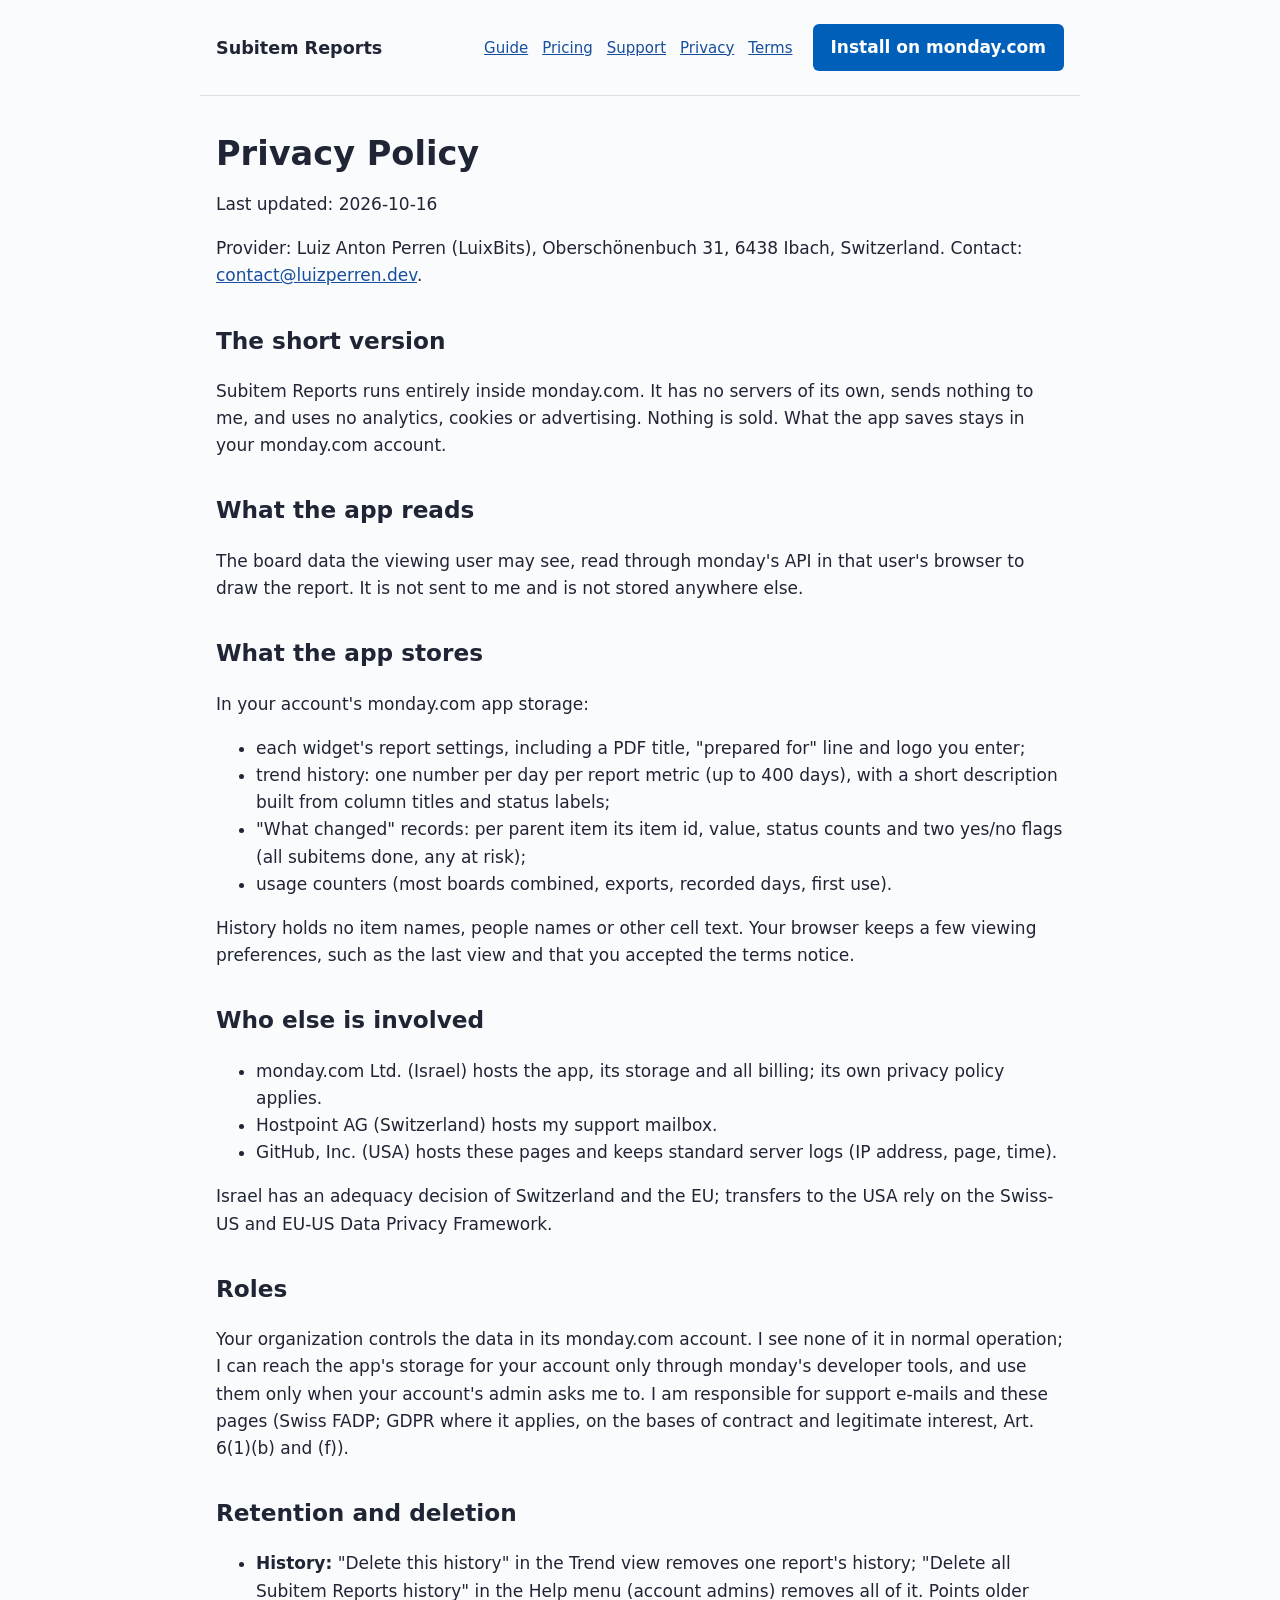
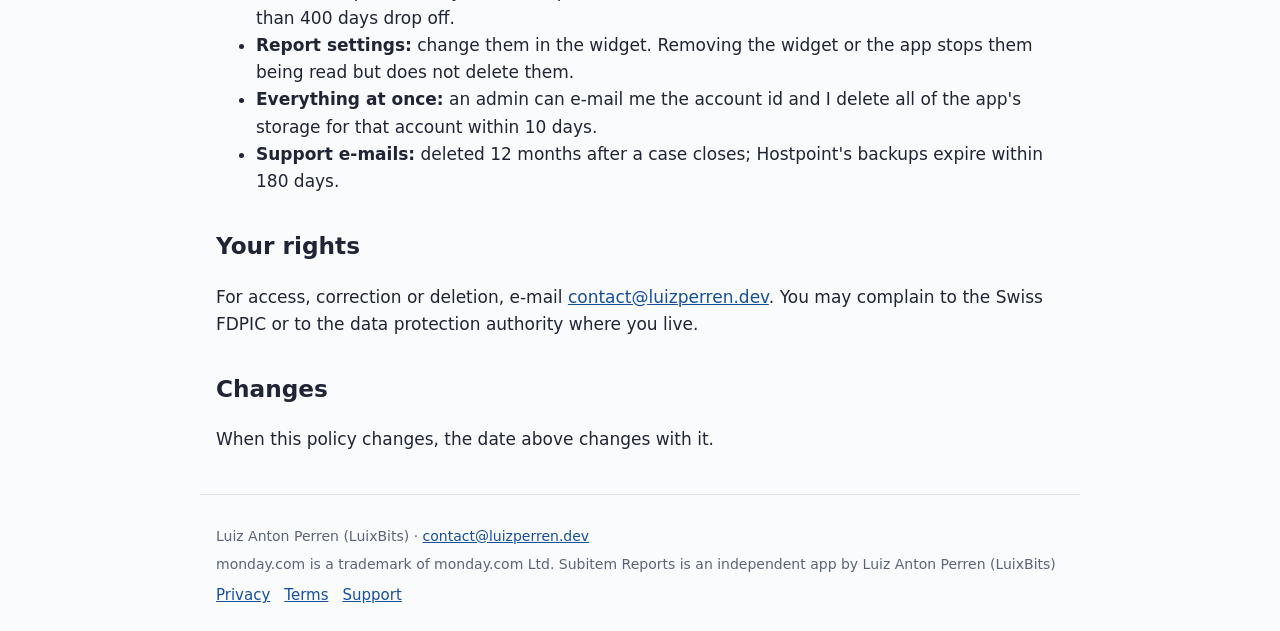
<file: privacy.html>
<!doctype html><html lang="en"><head><meta charset="utf-8"><meta name="viewport" content="width=device-width,initial-scale=1"><meta name="color-scheme" content="light dark"><title>Privacy Policy · Subitem Reports</title><meta name="description" content="Provider: Luiz Anton Perren (LuixBits), Oberschönenbuch 31, 6438 Ibach, Switzerland. Contact: contact@luizperren.dev."><link rel="canonical" href="https://luixbits-apps.github.io/subitem-reports/privacy.html"><link rel="stylesheet" href="site.css"></head><body><header><a class="brand" href="index.html">Subitem Reports</a><nav aria-label="Site"><a href="guide.html">Guide</a><a href="pricing.html">Pricing</a><a href="support.html">Support</a><a href="privacy.html">Privacy</a><a href="terms.html">Terms</a></nav><a class="install" href="https://auth.monday.com/oauth2/authorize?client_id=cedfa1a307b24efcf7421f7d3e68b769&amp;response_type=install">Install on monday.com</a></header><main><h1>Privacy Policy</h1>
<p>Last updated: 2026-10-16</p>
<p>Provider: Luiz Anton Perren (LuixBits), Oberschönenbuch 31, 6438 Ibach, Switzerland. Contact: <a href="mailto:contact@luizperren.dev">contact@luizperren.dev</a>.</p>
<h2>The short version</h2>
<p>Subitem Reports runs entirely inside monday.com. It has no servers of its
own, sends nothing to me, and uses no analytics, cookies or advertising.
Nothing is sold. What the app saves stays in your monday.com account.</p>
<h2>What the app reads</h2>
<p>The board data the viewing user may see, read through monday&#39;s API in that
user&#39;s browser to draw the report. It is not sent to me and is not stored
anywhere else.</p>
<h2>What the app stores</h2>
<p>In your account&#39;s monday.com app storage:</p>
<ul>
<li>each widget&#39;s report settings, including a PDF title, &quot;prepared for&quot; line
and logo you enter;</li>
<li>trend history: one number per day per report metric (up to 400 days),
with a short description built from column titles and status labels;</li>
<li>&quot;What changed&quot; records: per parent item its item id, value, status counts
and two yes/no flags (all subitems done, any at risk);</li>
<li>usage counters (most boards combined, exports, recorded days, first use).</li>
</ul>
<p>History holds no item names, people names or other cell text. Your browser
keeps a few viewing preferences, such as the last view and that you accepted
the terms notice.</p>
<h2>Who else is involved</h2>
<ul>
<li>monday.com Ltd. (Israel) hosts the app, its storage and all billing; its
own privacy policy applies.</li>
<li>Hostpoint AG (Switzerland) hosts my support mailbox.</li>
<li>GitHub, Inc. (USA) hosts these pages and keeps standard server logs (IP
address, page, time).</li>
</ul>
<p>Israel has an adequacy decision of Switzerland and the EU; transfers to the
USA rely on the Swiss-US and EU-US Data Privacy Framework.</p>
<h2>Roles</h2>
<p>Your organization controls the data in its monday.com account. I see none
of it in normal operation; I can reach the app&#39;s storage for your account
only through monday&#39;s developer tools, and use them only when your account&#39;s
admin asks me to. I am responsible for support e-mails and these pages
(Swiss FADP; GDPR where it applies, on the bases of contract and legitimate
interest, Art. 6(1)(b) and (f)).</p>
<h2>Retention and deletion</h2>
<ul>
<li><strong>History:</strong> &quot;Delete this history&quot; in the Trend view removes one report&#39;s
history; &quot;Delete all Subitem Reports history&quot; in the Help menu (account
admins) removes all of it. Points older than 400 days drop off.</li>
<li><strong>Report settings:</strong> change them in the widget. Removing the widget or the
app stops them being read but does not delete them.</li>
<li><strong>Everything at once:</strong> an admin can e-mail me the account id and I delete
all of the app&#39;s storage for that account within 10 days.</li>
<li><strong>Support e-mails:</strong> deleted 12 months after a case closes; Hostpoint&#39;s
backups expire within 180 days.</li>
</ul>
<h2>Your rights</h2>
<p>For access, correction or deletion, e-mail <a href="mailto:contact@luizperren.dev">contact@luizperren.dev</a>. You may complain to the
Swiss FDPIC or to the data protection authority where you live.</p>
<h2>Changes</h2>
<p>When this policy changes, the date above changes with it.</p>
</main><footer><p>Luiz Anton Perren (LuixBits) · <a href="mailto:contact@luizperren.dev">contact@luizperren.dev</a></p><p>monday.com is a trademark of monday.com Ltd. Subitem Reports is an independent app by Luiz Anton Perren (LuixBits)</p><nav aria-label="Legal"><a href="privacy.html">Privacy</a><a href="terms.html">Terms</a><a href="support.html">Support</a></nav></footer></body></html>
</file>
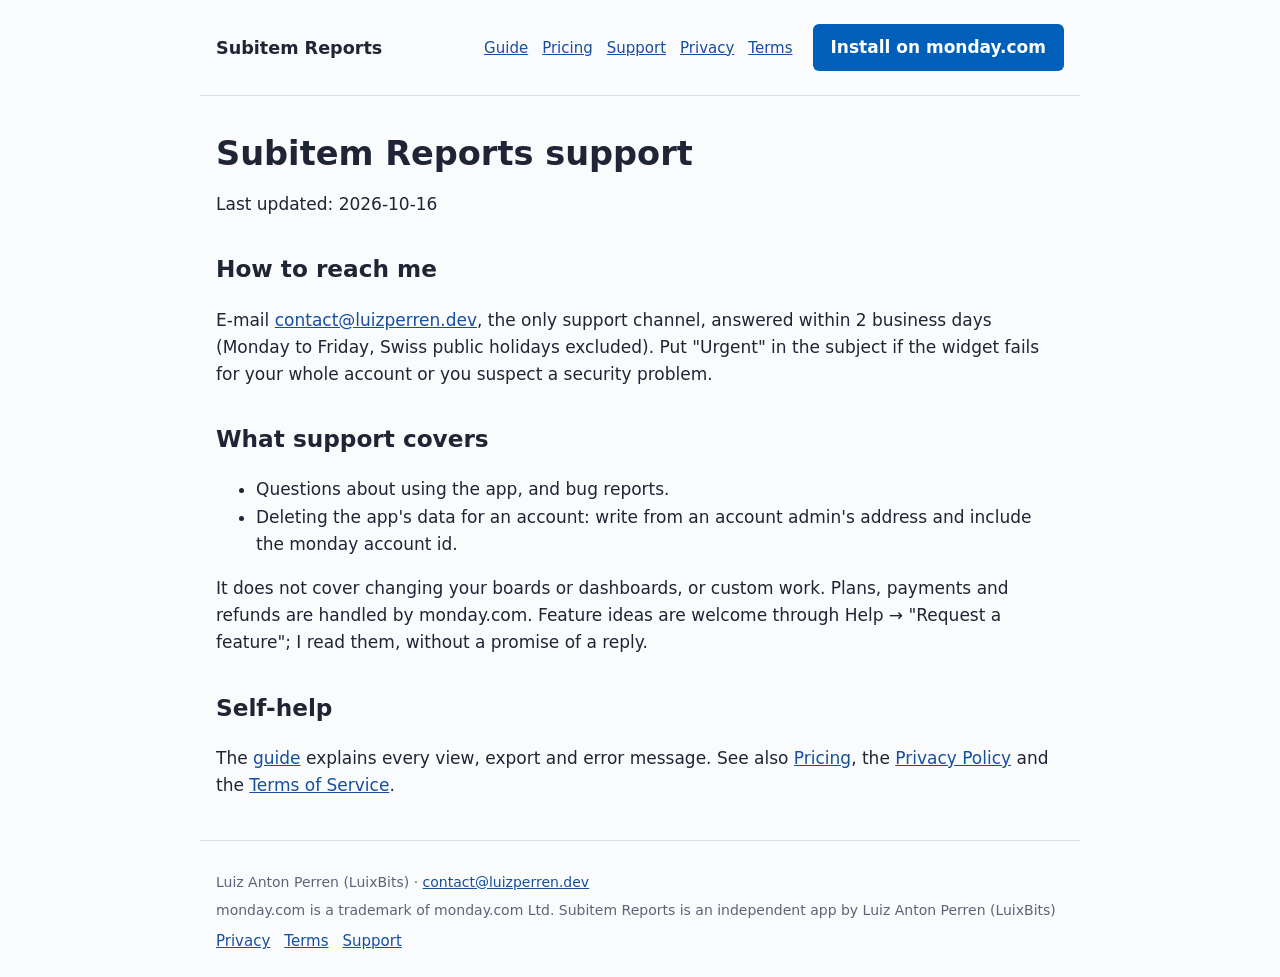
<file: support.html>
<!doctype html><html lang="en"><head><meta charset="utf-8"><meta name="viewport" content="width=device-width,initial-scale=1"><meta name="color-scheme" content="light dark"><title>Subitem Reports support</title><meta name="description" content="E-mail contact@luizperren.dev, the only support channel, answered within 2 business days (Monday to Friday, Swiss public holidays excluded). Put &quot;Urgent&quot; in…"><link rel="canonical" href="https://luixbits-apps.github.io/subitem-reports/support.html"><link rel="stylesheet" href="site.css"></head><body><header><a class="brand" href="index.html">Subitem Reports</a><nav aria-label="Site"><a href="guide.html">Guide</a><a href="pricing.html">Pricing</a><a href="support.html">Support</a><a href="privacy.html">Privacy</a><a href="terms.html">Terms</a></nav><a class="install" href="https://auth.monday.com/oauth2/authorize?client_id=cedfa1a307b24efcf7421f7d3e68b769&amp;response_type=install">Install on monday.com</a></header><main><h1>Subitem Reports support</h1>
<p>Last updated: 2026-10-16</p>
<h2>How to reach me</h2>
<p>E-mail <a href="mailto:contact@luizperren.dev">contact@luizperren.dev</a>, the only support channel, answered within 2 business days
(Monday to Friday, Swiss public holidays excluded). Put &quot;Urgent&quot; in the
subject if the widget fails for your whole account or you suspect a security
problem.</p>
<h2>What support covers</h2>
<ul>
<li>Questions about using the app, and bug reports.</li>
<li>Deleting the app&#39;s data for an account: write from an account admin&#39;s
address and include the monday account id.</li>
</ul>
<p>It does not cover changing your boards or dashboards, or custom work. Plans,
payments and refunds are handled by monday.com. Feature ideas are welcome
through Help → &quot;Request a feature&quot;; I read them, without a promise of a reply.</p>
<h2>Self-help</h2>
<p>The <a href="guide.html">guide</a> explains every view, export and error message. See also
<a href="pricing.html">Pricing</a>, the <a href="privacy.html">Privacy Policy</a> and the
<a href="terms.html">Terms of Service</a>.</p>
</main><footer><p>Luiz Anton Perren (LuixBits) · <a href="mailto:contact@luizperren.dev">contact@luizperren.dev</a></p><p>monday.com is a trademark of monday.com Ltd. Subitem Reports is an independent app by Luiz Anton Perren (LuixBits)</p><nav aria-label="Legal"><a href="privacy.html">Privacy</a><a href="terms.html">Terms</a><a href="support.html">Support</a></nav></footer></body></html>
</file>
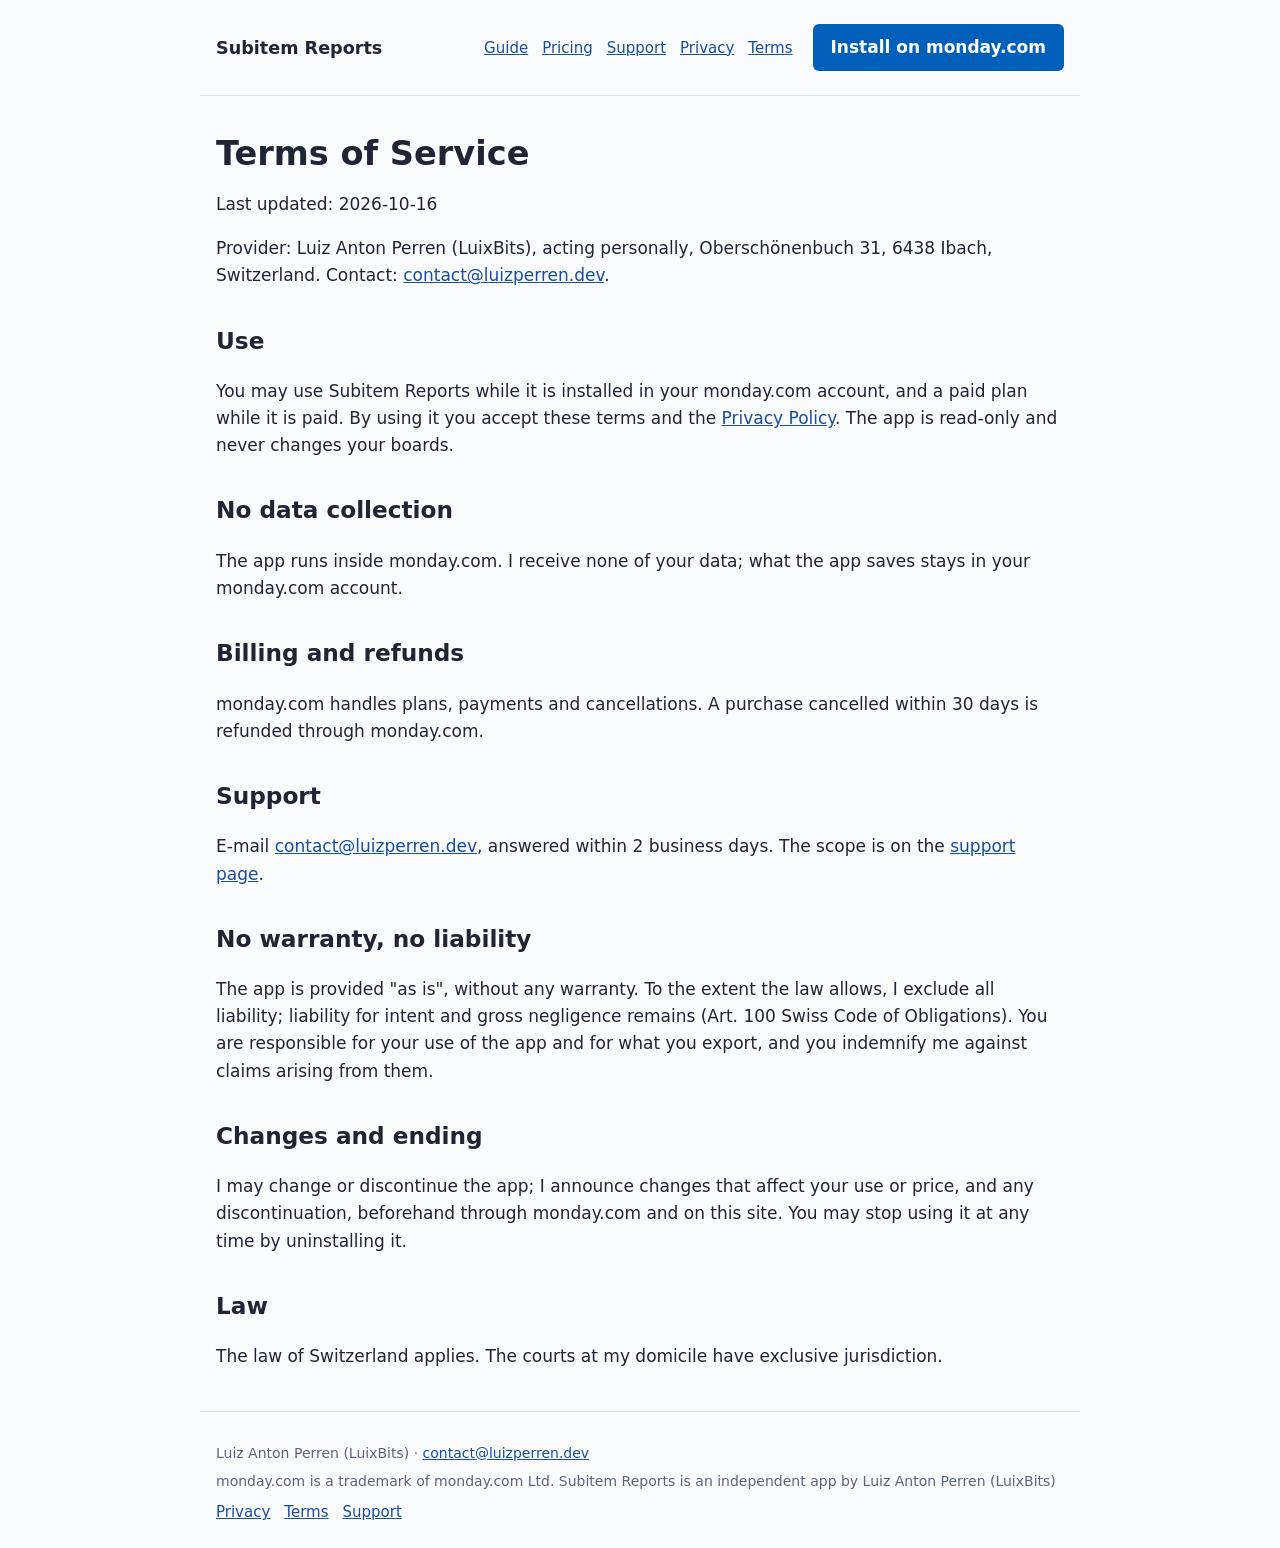
<file: terms.html>
<!doctype html><html lang="en"><head><meta charset="utf-8"><meta name="viewport" content="width=device-width,initial-scale=1"><meta name="color-scheme" content="light dark"><title>Terms of Service · Subitem Reports</title><meta name="description" content="Provider: Luiz Anton Perren (LuixBits), acting personally, Oberschönenbuch 31, 6438 Ibach, Switzerland. Contact: contact@luizperren.dev."><link rel="canonical" href="https://luixbits-apps.github.io/subitem-reports/terms.html"><link rel="stylesheet" href="site.css"></head><body><header><a class="brand" href="index.html">Subitem Reports</a><nav aria-label="Site"><a href="guide.html">Guide</a><a href="pricing.html">Pricing</a><a href="support.html">Support</a><a href="privacy.html">Privacy</a><a href="terms.html">Terms</a></nav><a class="install" href="https://auth.monday.com/oauth2/authorize?client_id=cedfa1a307b24efcf7421f7d3e68b769&amp;response_type=install">Install on monday.com</a></header><main><h1>Terms of Service</h1>
<p>Last updated: 2026-10-16</p>
<p>Provider: Luiz Anton Perren (LuixBits), acting personally, Oberschönenbuch 31, 6438 Ibach, Switzerland. Contact: <a href="mailto:contact@luizperren.dev">contact@luizperren.dev</a>.</p>
<h2>Use</h2>
<p>You may use Subitem Reports while it is installed in your monday.com account,
and a paid plan while it is paid. By using it you accept these terms and the
<a href="privacy.html">Privacy Policy</a>. The app is read-only and never changes
your boards.</p>
<h2>No data collection</h2>
<p>The app runs inside monday.com. I receive none of your data; what the app
saves stays in your monday.com account.</p>
<h2>Billing and refunds</h2>
<p>monday.com handles plans, payments and cancellations. A purchase cancelled
within 30 days is refunded through monday.com.</p>
<h2>Support</h2>
<p>E-mail <a href="mailto:contact@luizperren.dev">contact@luizperren.dev</a>, answered within 2 business days. The scope is on the
<a href="support.html">support page</a>.</p>
<h2>No warranty, no liability</h2>
<p>The app is provided &quot;as is&quot;, without any warranty. To the extent the law
allows, I exclude all liability; liability for intent and gross negligence
remains (Art. 100 Swiss Code of Obligations). You are responsible for your
use of the app and for what you export, and you indemnify me against claims
arising from them.</p>
<h2>Changes and ending</h2>
<p>I may change or discontinue the app; I announce changes that affect your use
or price, and any discontinuation, beforehand through monday.com and on this
site. You may stop using it at any time by uninstalling it.</p>
<h2>Law</h2>
<p>The law of Switzerland applies. The courts at my domicile have exclusive
jurisdiction.</p>
</main><footer><p>Luiz Anton Perren (LuixBits) · <a href="mailto:contact@luizperren.dev">contact@luizperren.dev</a></p><p>monday.com is a trademark of monday.com Ltd. Subitem Reports is an independent app by Luiz Anton Perren (LuixBits)</p><nav aria-label="Legal"><a href="privacy.html">Privacy</a><a href="terms.html">Terms</a><a href="support.html">Support</a></nav></footer></body></html>
</file>
<file: site.css>
:root{color-scheme:light dark;--bg:#fafbfc;--fg:#202535;--muted:#5b6478;--line:#dce1e8;--link:#174e9e;--accent:#0060b9;--accent-fg:#fff;--note:#fff2c7;--note-fg:#202535;--card:#fff}
@media(prefers-color-scheme:dark){:root{--bg:#181b34;--fg:#eceff7;--muted:#b4bbd0;--line:#343a5c;--link:#92bcff;--accent:#5a9cff;--accent-fg:#0c1226;--card:#20244a}}
*{box-sizing:border-box}
body{margin:0;background:var(--bg);color:var(--fg);font:17px/1.6 system-ui,-apple-system,"Segoe UI",Roboto,sans-serif}
header,main,footer{max-width:880px;margin:auto;padding:24px 16px}
header{display:flex;flex-wrap:wrap;align-items:center;gap:12px 20px;border-bottom:1px solid var(--line)}
header .brand{font-weight:700;font-size:1.1rem;color:var(--fg);text-decoration:none;margin-right:auto}
nav{display:flex;flex-wrap:wrap;gap:14px;font-size:15px}
a{color:var(--link)}
h1{font-size:2.1rem;line-height:1.2;margin:.4em 0}
h2{margin-top:2rem;font-size:1.45rem}
h3{margin-top:1.4rem;font-size:1.15rem}
aside{background:var(--note);color:var(--note-fg);padding:16px;border-radius:6px;margin:0 0 24px}
table{width:100%;border-collapse:collapse;font-size:15px}
th,td{text-align:left;vertical-align:top;border-bottom:1px solid var(--line);padding:10px 8px}
th{font-weight:600}
code,pre{overflow-wrap:anywhere}
pre{background:var(--card);padding:12px;border-radius:6px;overflow:auto}
blockquote{margin:0;padding:0 0 0 16px;border-left:3px solid var(--line);color:var(--muted)}
footer{font-size:14px;color:var(--muted);border-top:1px solid var(--line)}
footer p{margin:.4em 0}
footer nav{margin-top:8px}
img,video{display:block;max-width:100%;height:auto;margin:24px 0;border:1px solid var(--line);border-radius:8px}
.install{display:inline-block;padding:10px 18px;background:var(--accent);color:var(--accent-fg);border-radius:6px;text-decoration:none;font-weight:600}
.install.pending{background:var(--line);color:var(--muted)}
@media(max-width:600px){body{font-size:16px}h1{font-size:1.7rem}table{display:block;overflow-x:auto}}
</file>
